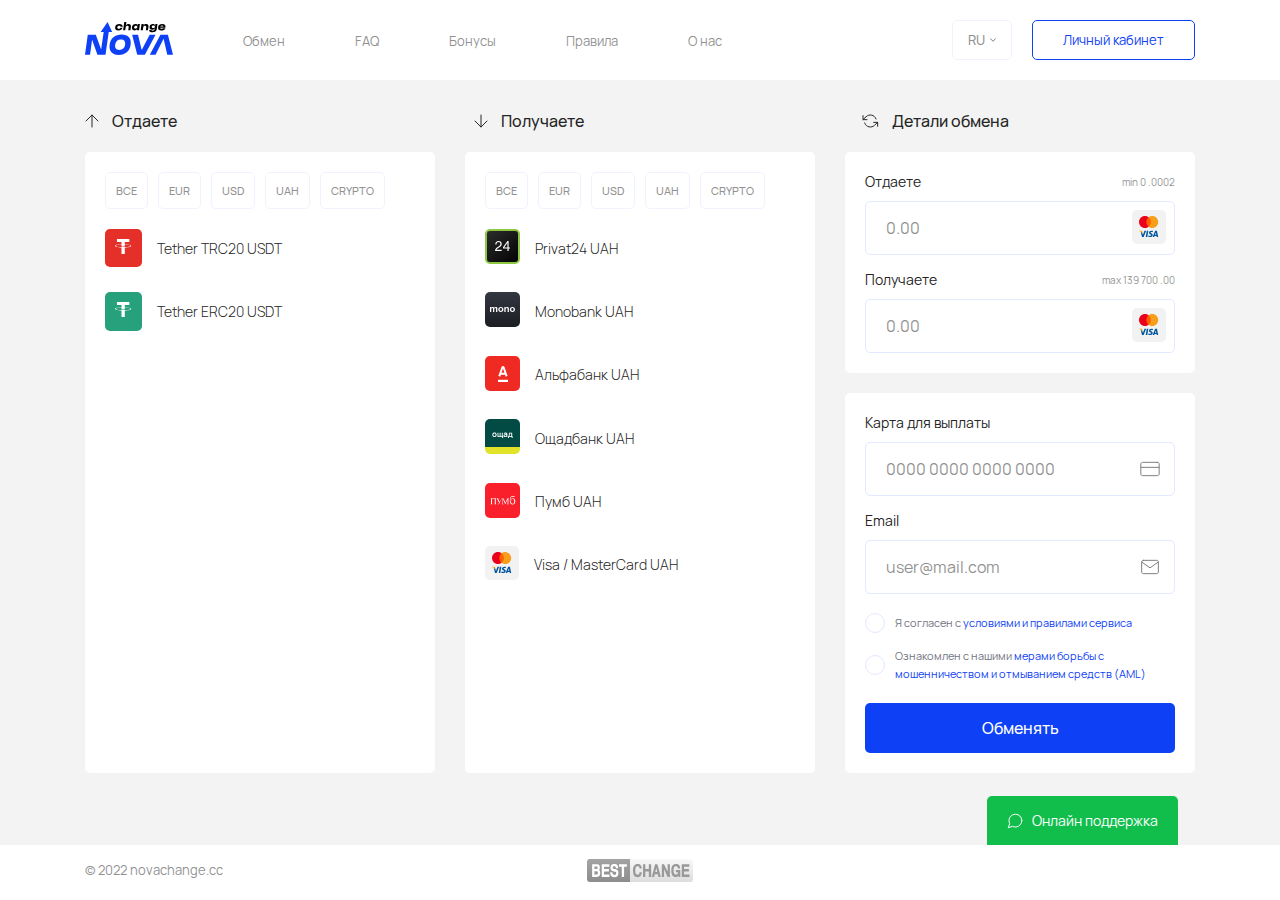
<file: index.html>
<!DOCTYPE html><html lang="ru" class="page"><head><meta charset="UTF-8"><meta name="viewport" content="width=device-width,initial-scale=1"><link rel="shortcut icon" href="favicon.svg" type="image/x-icon"><meta http-equiv="X-UA-Compatible" content="ie=edge"><meta name="theme-color" content="#111111"><title>Change Nova</title><link rel="preload" href="fonts/Manrope-Regular.woff2" as="font" type="font/woff2" crossorigin><link rel="stylesheet" href="css/vendor.css"><link rel="stylesheet" href="css/main.css"><script defer="defer" src="js/main.js"></script></head><body class="page__body"><div class="site-container"><div class="content"><div class="menu__modals"><div class="menu__modal-overlay"><div class="menu__modal"><div class="header__menu"><nav class="header__nav header__nav-menu"><ul class="header__nav-list"><li class="header__list-item"><a href="./index.html" class="header__list-link">Обмен</a></li><li class="header__list-item"><a href="./faq.html" class="header__list-link">FAQ</a></li><li class="header__list-item"><a href="./bonus.html" class="header__list-link">Бонусы</a></li><li class="header__list-item"><a href="./rules.html" class="header__list-link">Правила</a></li><li class="header__list-item"><a href="./about.html" class="header__list-link">О нас</a></li><li class="header__list-item"><a href="#" class="header__list-link personal__account">Личный кабинет</a></li><li class="dropdown__lang"><div class="header__translator"><div class="header__translator-inner"><button class="header__translator-dropbutton">RU <svg width="6" height="4" viewBox="0 0 6 4" fill="#fff" xmlns="http://www.w3.org/2000/svg" class="header__translator-img"><path d="M0.5 0.75L3 3.25L5.5 0.75" stroke="#fff" stroke-linecap="round" stroke-linejoin="round"/></svg></button><div class="header__translator-dropdown"><a href="#" class="header__translator-link">ES</a></div></div></div></li></ul></nav></div></div></div></div><header class="header" id="header"><div class="container"><div class="logo"><a href="./index.html" class="logo-link"><img loading="lazy" src="./img/logo.svg" class="image" alt="logo"></a></div><a href="#" class="header__menu-toggle" data-modal-nav="0">Menu</a><nav class="nav"><ul class="nav__list"><li class="nav__item"><a href="./index.html" class="nav__link">Обмен</a></li><li class="nav__item"><a href="./faq.html" class="nav__link">FAQ</a></li><li class="nav__item"><a href="./bonus.html" class="nav__link">Бонусы</a></li><li class="nav__item"><a href="./rules.html" class="nav__link">Правила</a></li><li class="nav__item"><a href="./about.html" class="nav__link">О нас</a></li></ul></nav><div class="header__right-block"><div class="dropdown__lang"><button class="btn-reset dropbtn">RU <img loading="lazy" src="./img/check.svg" class="image dropbtn__image" alt="check"></button><ul class="dropdown__content"><li class="dropdown__item"><a href="#" class="dropdown__link">UA</a></li><li class="dropdown__item"><a href="#" class="dropdown__link">EN</a></li><li class="dropdown__item"><a href="#" class="dropdown__link">ES</a></li></ul></div><a href="#" class="personal__account">Личный кабинет</a></div></div></header><main class="main"><section class="home__header"><div class="container"><div class="home__header-item"><img loading="lazy" src="./img/home/home__arrow.svg" class="image home__item-img" alt="arrow"><h2 class="home__title section__title">Отдаете</h2></div><div class="home__header-item"><img loading="lazy" src="./img/home/home__arrow.svg" class="image home__item-img--reverse" alt="arrow"><h2 class="home__title section__title">Получаете</h2></div><div class="home__header-item"><img loading="lazy" src="./img/home/home__exchange.svg" class="image home__item-img" alt="arrow"><h2 class="home__title section__title">Детали обмена</h2></div></div></section><section class="home__content"><div class="container"><div class="home__item"><div class="home__item-title--hidden"><img loading="lazy" src="./img/home/home__arrow.svg" class="image home__item-img" alt="arrow"><h2 class="home__title section__title">Отдаете</h2></div><div class="tabs" data-tabs="give"><ul class="tabs__nav"><li class="tabs__nav-item"><button class="tabs__nav-btn" type="button">ВСЕ</button></li><li class="tabs__nav-item"><button class="tabs__nav-btn" type="button">EUR</button></li><li class="tabs__nav-item"><button class="tabs__nav-btn" type="button">USD</button></li><li class="tabs__nav-item"><button class="tabs__nav-btn" type="button">UAH</button></li><li class="tabs__nav-item"><button class="tabs__nav-btn" type="button">CRYPTO</button></li></ul><div class="tabs__content"><ul class="tabs__panel"><li class="tabs__panel-item" data-type="give"><div class="tabs__panel-img tabs__panel-img--red"><img loading="lazy" src="./img/home/home__tether.svg" class="image" alt="tether logo"></div><p class="tabs__panel-text">Tether TRC20 USDT</p></li><li class="tabs__panel-item" data-type="give"><div class="tabs__panel-img tabs__panel-img--green"><img loading="lazy" src="./img/home/home__tether.svg" class="image" alt="tether logo"></div><p class="tabs__panel-text">Tether ERC20 USDT</p></li></ul></div></div></div><div class="home__item"><div class="home__item-title--hidden"><img loading="lazy" src="./img/home/home__arrow.svg" class="image home__item-img home__item-img--reverse" alt="arrow"><h2 class="home__title section__title">Получаете</h2></div><div class="tabs" data-tabs="get"><ul class="tabs__nav"><li class="tabs__nav-item"><button class="tabs__nav-btn" type="button">ВСЕ</button></li><li class="tabs__nav-item"><button class="tabs__nav-btn" type="button">EUR</button></li><li class="tabs__nav-item"><button class="tabs__nav-btn" type="button">USD</button></li><li class="tabs__nav-item"><button class="tabs__nav-btn" type="button">UAH</button></li><li class="tabs__nav-item"><button class="tabs__nav-btn" type="button">CRYPTO</button></li></ul><div class="tabs__content"><ul class="tabs__panel"><li class="tabs__panel-item" data-type="get"><div class="tabs__panel-img--get"><img loading="lazy" src="./img/home/home__privat24.svg" class="image" alt="privat24 logo"></div><p class="tabs__panel-text">Privat24 UAH</p></li><li class="tabs__panel-item" data-type="get"><div class="tabs__panel-img--get"><img loading="lazy" src="./img/home/home__mono-bank.svg" class="image" alt="monobank logo"></div><p class="tabs__panel-text">Monobank UAH</p></li><li class="tabs__panel-item" data-type="get"><div class="tabs__panel-img--get"><img loading="lazy" src="./img/home/home__alpha-bank.svg" class="image" alt="alphabank logo"></div><p class="tabs__panel-text">Альфабанк UAH</p></li><li class="tabs__panel-item" data-type="get"><div class="tabs__panel-img--get"><img loading="lazy" src="./img/home/home__oschad-bank.svg" class="image" alt="oschadbank logo"></div><p class="tabs__panel-text">Ощадбанк UAH</p></li><li class="tabs__panel-item" data-type="get"><div class="tabs__panel-img--get"><img loading="lazy" src="./img/home/home__pumb.svg" class="image" alt="pumb logo"></div><p class="tabs__panel-text">Пумб UAH</p></li><li class="tabs__panel-item" data-type="get"><div class="tabs__panel-img--get"><img loading="lazy" src="./img/home/home__visa.svg" class="image" alt="visa & mastercard logo"></div><p class="tabs__panel-text">Visa / MasterCard UAH</p></li></ul></div></div></div><form class="home__exchange-form"><div class="home__item-title--hidden"><img loading="lazy" src="./img/home/home__exchange.svg" class="image home__item-img" alt="arrow"><h2 class="home__title section__title">Детали обмена</h2></div><div class="home__exchange-rate"><div class="home__rate-item"><div class="home__rate-top"><h3 class="home__rate-title">Отдаете</h3><div class="home__rate-number">min 0 .0002</div></div><div class="home__rate-input-block"><input type="text" class="home__input home__rate-input" placeholder="0.00" required><div class="home__rate-img"><img loading="lazy" src="./img/home/home__visa.svg" class="image" alt="bitcoin"></div></div></div><div class="home__rate-item"><div class="home__rate-top"><h3 class="home__rate-title">Получаете</h3><div class="home__rate-number">max 139 700 .00</div></div><div class="home__rate-input-block"><input type="text" class="home__input home__rate-input" placeholder="0.00" required><div class="home__rate-img"><img loading="lazy" src="./img/home/home__visa.svg" class="image" alt="visa & mastercard"></div></div></div></div><div class="home__exchange-form-bottom"><div class="home__form-inputs"><h3 class="home__form-title">Карта для выплаты</h3><div class="home__form-input-block"><input type="text" class="home__input home__form-input" placeholder="0000 0000 0000 0000" required><div class="home__form-input-img"><img loading="lazy" src="./img/home/home__card.svg" class="image" alt="card"></div></div><h3 class="home__form-title">Email</h3><div class="home__form-input-block"><input type="email" class="home__input home__form-input" placeholder="user@mail.com" required><div class="home__form-input-img"><img loading="lazy" src="./img/home/home__letter.svg" class="image" alt="email"></div></div></div><div class="home__form-checkboxes"><label class="home__form-checkbox-label"><input type="checkbox" name="checkbox" class="home__form-checkbox" required> <span class="home__form-checkstyle"></span><p class="home__form-checkbox-text">Я согласен с <a href="./rules.html">условиями и правилами сервиса</a></p></label> <label class="home__form-checkbox-label"><input type="checkbox" name="checkbox" class="home__form-checkbox" required> <span class="home__form-checkstyle"></span><p class="home__form-checkbox-text">Ознакомлен с нашими <a href="./policy.html">мерами борьбы с мошенничеством и отмыванием средств (AML)</a></p></label></div><button class="btn-reset home__form-button">Обменять</button></div></form></div></section></main></div><footer class="footer"><div class="container"><div class="footer__inner"><p class="footer__copyright">© 2022 novachange.cc</p><img loading="lazy" src="./img/footer/footer__bestchange.svg" class="image footer__image" alt="bestchange"></div><a href="#" class="footer__support"><img loading="lazy" src="./img/footer/footer__message.svg" class="image" alt="support"> Онлайн поддержка</a></div></footer></div></body></html>
</file>
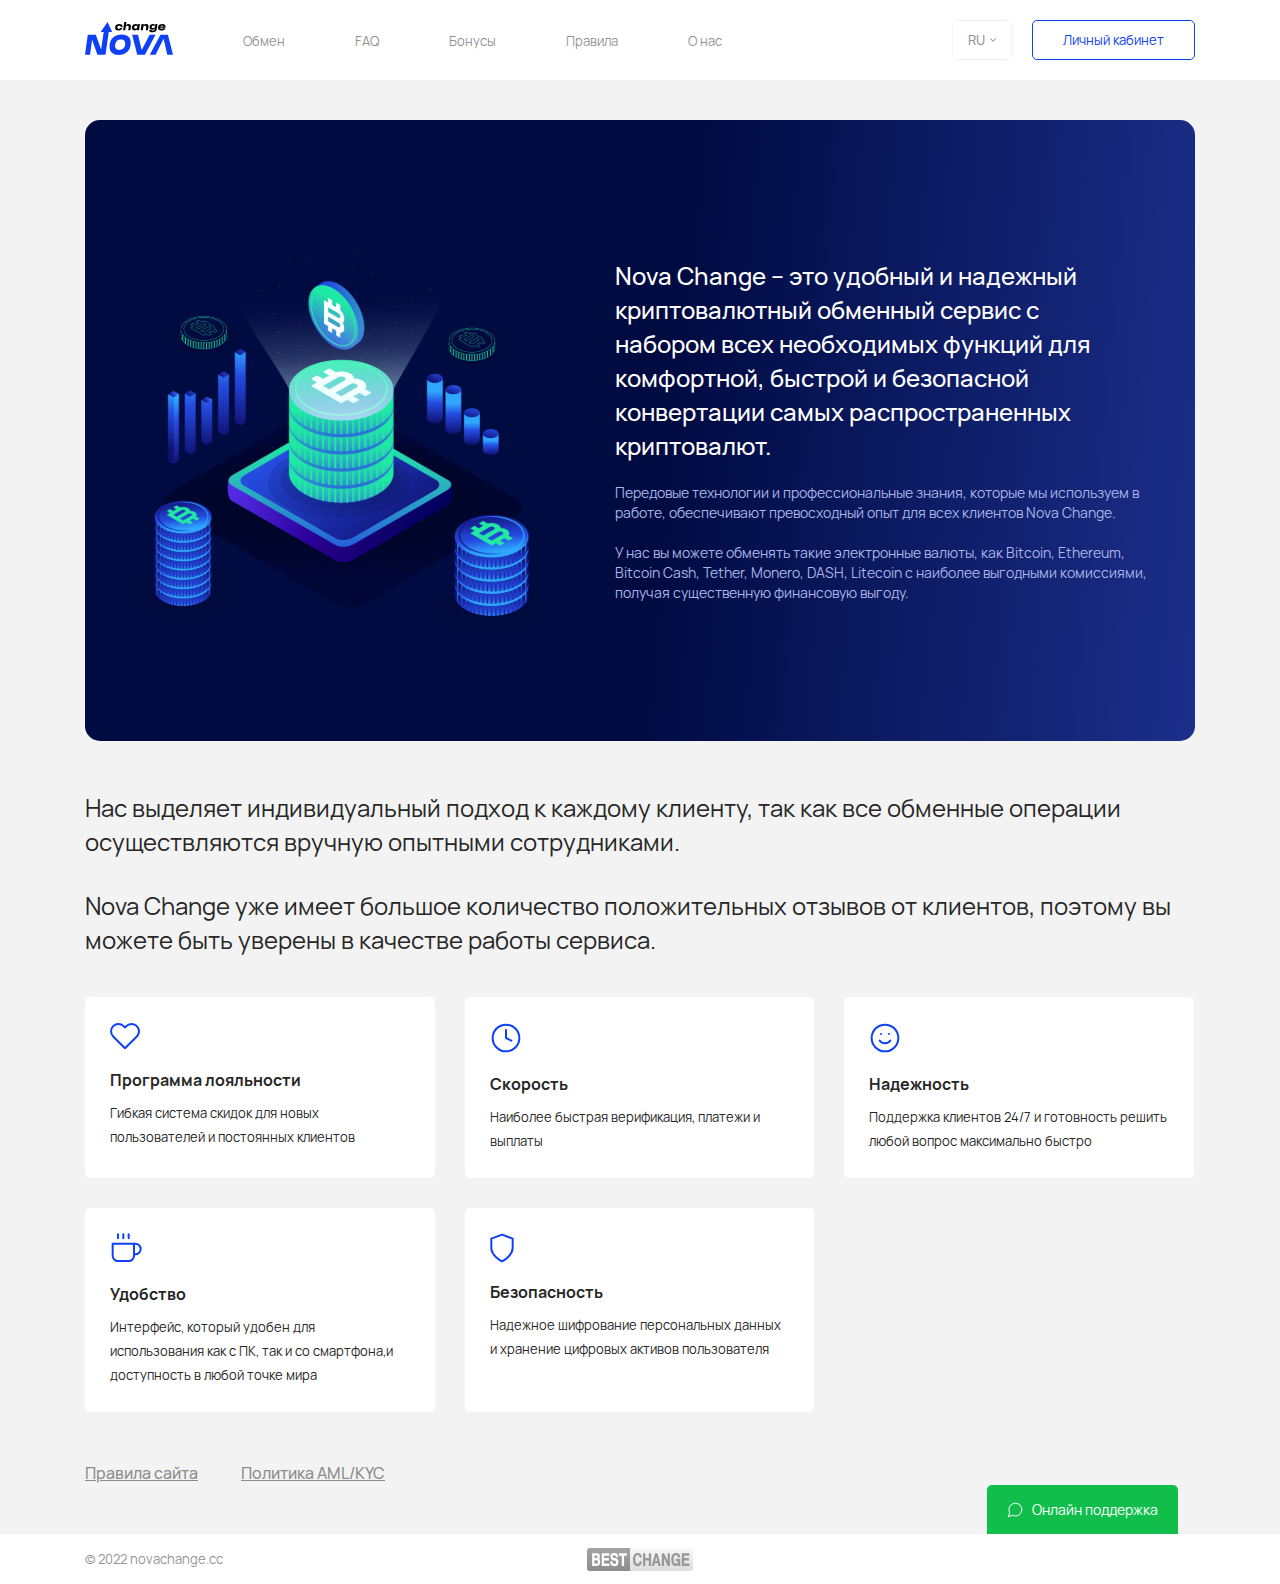
<file: about.html>
<!DOCTYPE html><html lang="ru" class="page"><head><meta charset="UTF-8"><meta name="viewport" content="width=device-width,initial-scale=1"><link rel="shortcut icon" href="favicon.svg" type="image/x-icon"><meta http-equiv="X-UA-Compatible" content="ie=edge"><meta name="theme-color" content="#111111"><title>Change Nova</title><link rel="preload" href="fonts/Manrope-Regular.woff2" as="font" type="font/woff2" crossorigin><link rel="stylesheet" href="css/vendor.css"><link rel="stylesheet" href="css/main.css"><script defer="defer" src="js/main.js"></script></head><body class="page__body"><div class="site-container"><div class="content"><div class="menu__modals"><div class="menu__modal-overlay"><div class="menu__modal"><div class="header__menu"><nav class="header__nav header__nav-menu"><ul class="header__nav-list"><li class="header__list-item"><a href="./index.html" class="header__list-link">Обмен</a></li><li class="header__list-item"><a href="./faq.html" class="header__list-link">FAQ</a></li><li class="header__list-item"><a href="./bonus.html" class="header__list-link">Бонусы</a></li><li class="header__list-item"><a href="./rules.html" class="header__list-link">Правила</a></li><li class="header__list-item"><a href="./about.html" class="header__list-link">О нас</a></li><li class="header__list-item"><a href="#" class="header__list-link personal__account">Личный кабинет</a></li><li class="dropdown__lang"><div class="header__translator"><div class="header__translator-inner"><button class="header__translator-dropbutton">RU <svg width="6" height="4" viewBox="0 0 6 4" fill="#fff" xmlns="http://www.w3.org/2000/svg" class="header__translator-img"><path d="M0.5 0.75L3 3.25L5.5 0.75" stroke="#fff" stroke-linecap="round" stroke-linejoin="round"/></svg></button><div class="header__translator-dropdown"><a href="#" class="header__translator-link">ES</a></div></div></div></li></ul></nav></div></div></div></div><header class="header" id="header"><div class="container"><div class="logo"><a href="./index.html" class="logo-link"><img loading="lazy" src="./img/logo.svg" class="image" alt="logo"></a></div><a href="#" class="header__menu-toggle" data-modal-nav="0">Menu</a><nav class="nav"><ul class="nav__list"><li class="nav__item"><a href="./index.html" class="nav__link">Обмен</a></li><li class="nav__item"><a href="./faq.html" class="nav__link">FAQ</a></li><li class="nav__item"><a href="./bonus.html" class="nav__link">Бонусы</a></li><li class="nav__item"><a href="./rules.html" class="nav__link">Правила</a></li><li class="nav__item"><a href="./about.html" class="nav__link">О нас</a></li></ul></nav><div class="header__right-block"><div class="dropdown__lang"><button class="btn-reset dropbtn">RU <img loading="lazy" src="./img/check.svg" class="image dropbtn__image" alt="check"></button><ul class="dropdown__content"><li class="dropdown__item"><a href="#" class="dropdown__link">UA</a></li><li class="dropdown__item"><a href="#" class="dropdown__link">EN</a></li><li class="dropdown__item"><a href="#" class="dropdown__link">ES</a></li></ul></div><a href="#" class="personal__account">Личный кабинет</a></div></div></header><main class="main"><section class="about"><div class="container"><header class="about__header"><div class="about__header-left"><img src="./img/about/about__header.svg" alt="bitcoin img" class="about__header-img" loading="lazy"></div><div class="about__header-right"><h2 class="about__header-title">Nova Change – это удобный и надежный криптовалютный обменный сервис с набором всех необходимых функций для комфортной, быстрой и безопасной конвертации самых распространенных криптовалют.</h2><p class="about__header-description">Передовые технологии и профессиональные знания, которые мы используем в работе, обеспечивают превосходный опыт для всех клиентов Nova Change.</p><p class="about__header-description">У нас вы можете обменять такие электронные валюты, как Bitcoin, Ethereum, Bitcoin Cash, Tether, Monero, DASH, Litecoin с наиболее выгодными комиссиями, получая существенную финансовую выгоду.</p></div></header><div class="about__texts-block"><p class="about__text">Нас выделяет индивидуальный подход к каждому клиенту, так как все обменные операции осуществляются вручную опытными сотрудниками.</p><p class="about__text">Nova Change уже имеет большое количество положительных отзывов от клиентов, поэтому вы можете быть уверены в качестве работы сервиса.</p></div><ul class="about__list"><li class="about__list-item"><div class="about__list-img"><img src="./img/about/about__heart.svg" alt="heart icon" loading="lazy"></div><h3 class="about__list-title">Программа лояльности</h3><p class="about__list-description">Гибкая система скидок для новых пользователей и постоянных клиентов</p></li><li class="about__list-item"><div class="about__list-img"><img src="./img/about/about__clock.svg" alt="clock icon" loading="lazy"></div><h3 class="about__list-title">Скорость</h3><p class="about__list-description">Наиболее быстрая верификация, платежи и выплаты</p></li><li class="about__list-item about__list-item--margin-right"><div class="about__list-img"><img src="./img/about/about__smile.svg" alt="smile icon" loading="lazy"></div><h3 class="about__list-title">Надежность</h3><p class="about__list-description">Поддержка клиентов 24/7 и готовность решить любой вопрос максимально быстро</p></li><li class="about__list-item about__list-item--margin-bottom"><div class="about__list-img"><img src="./img/about/about__coffee.svg" alt="coffee icon" loading="lazy"></div><h3 class="about__list-title">Удобство</h3><p class="about__list-description">Интерфейс, который удобен для использования как с ПК, так и со смартфона,и доступность в любой точке мира</p></li><li class="about__list-item about__list-item--margin-bottom"><div class="about__list-img"><img src="./img/about/about__shield.svg" alt="shield icon" loading="lazy"></div><h3 class="about__list-title">Безопасность</h3><p class="about__list-description">Надежное шифрование персональных данных и хранение цифровых активов пользователя</p></li></ul><div class="about__links-block"><a href="./rules.html" class="about__link">Правила сайта</a> <a href="./policy.html" class="about__link">Политика AML/KYC</a></div></div></section></main></div><footer class="footer"><div class="container"><div class="footer__inner"><p class="footer__copyright">© 2022 novachange.cc</p><img loading="lazy" src="./img/footer/footer__bestchange.svg" class="image footer__image" alt="bestchange"></div><a href="#" class="footer__support"><img loading="lazy" src="./img/footer/footer__message.svg" class="image" alt="support"> Онлайн поддержка</a></div></footer></div></body></html>
</file>
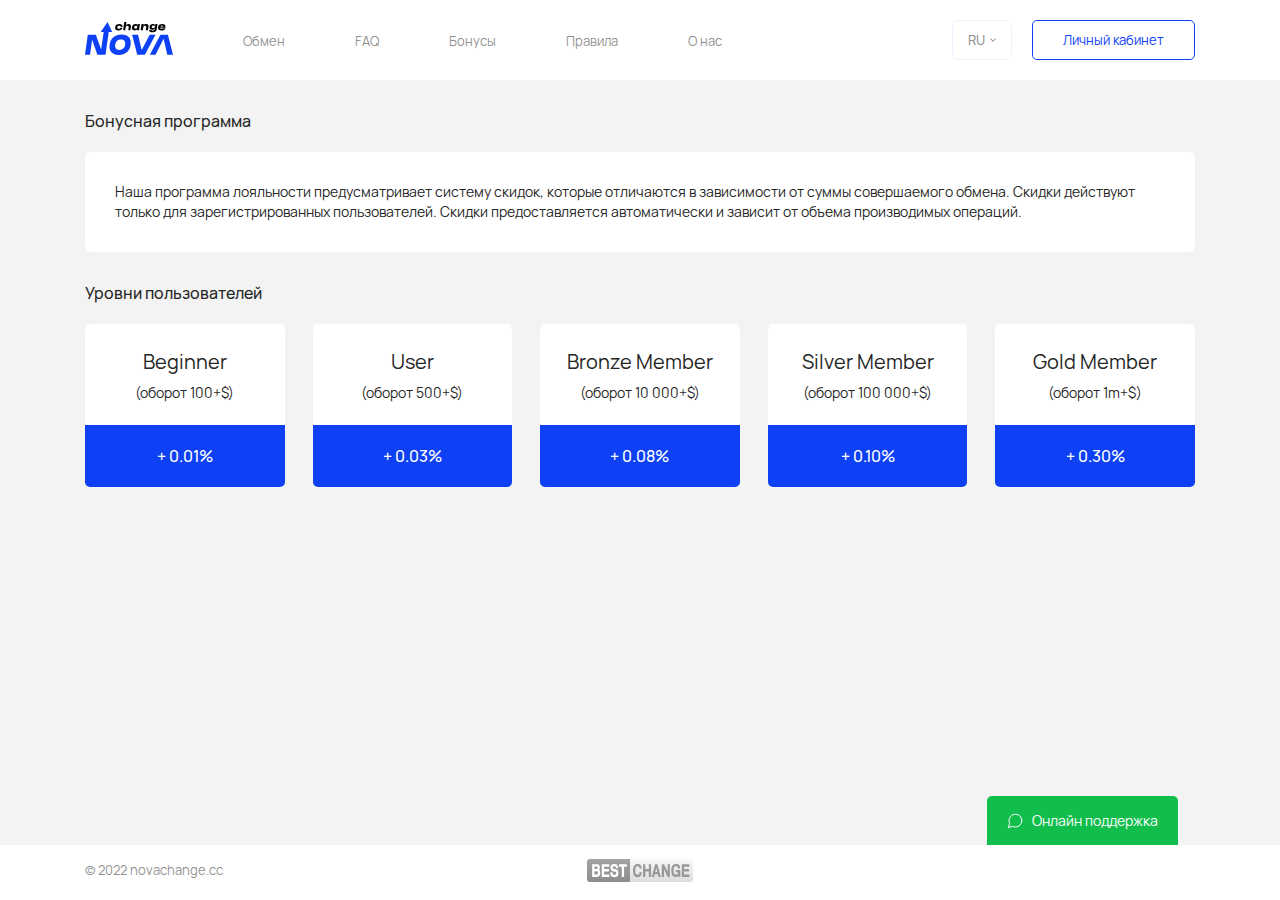
<file: bonus.html>
<!DOCTYPE html><html lang="ru" class="page"><head><meta charset="UTF-8"><meta name="viewport" content="width=device-width,initial-scale=1"><link rel="shortcut icon" href="favicon.svg" type="image/x-icon"><meta http-equiv="X-UA-Compatible" content="ie=edge"><meta name="theme-color" content="#111111"><title>Change Nova</title><link rel="preload" href="fonts/Manrope-Regular.woff2" as="font" type="font/woff2" crossorigin><link rel="stylesheet" href="css/vendor.css"><link rel="stylesheet" href="css/main.css"><script defer="defer" src="js/main.js"></script></head><body class="page__body"><div class="site-container"><div class="content"><div class="menu__modals"><div class="menu__modal-overlay"><div class="menu__modal"><div class="header__menu"><nav class="header__nav header__nav-menu"><ul class="header__nav-list"><li class="header__list-item"><a href="./index.html" class="header__list-link">Обмен</a></li><li class="header__list-item"><a href="./faq.html" class="header__list-link">FAQ</a></li><li class="header__list-item"><a href="./bonus.html" class="header__list-link">Бонусы</a></li><li class="header__list-item"><a href="./rules.html" class="header__list-link">Правила</a></li><li class="header__list-item"><a href="./about.html" class="header__list-link">О нас</a></li><li class="header__list-item"><a href="#" class="header__list-link personal__account">Личный кабинет</a></li><li class="dropdown__lang"><div class="header__translator"><div class="header__translator-inner"><button class="header__translator-dropbutton">RU <svg width="6" height="4" viewBox="0 0 6 4" fill="#fff" xmlns="http://www.w3.org/2000/svg" class="header__translator-img"><path d="M0.5 0.75L3 3.25L5.5 0.75" stroke="#fff" stroke-linecap="round" stroke-linejoin="round"/></svg></button><div class="header__translator-dropdown"><a href="#" class="header__translator-link">ES</a></div></div></div></li></ul></nav></div></div></div></div><header class="header" id="header"><div class="container"><div class="logo"><a href="./index.html" class="logo-link"><img loading="lazy" src="./img/logo.svg" class="image" alt="logo"></a></div><a href="#" class="header__menu-toggle" data-modal-nav="0">Menu</a><nav class="nav"><ul class="nav__list"><li class="nav__item"><a href="./index.html" class="nav__link">Обмен</a></li><li class="nav__item"><a href="./faq.html" class="nav__link">FAQ</a></li><li class="nav__item"><a href="./bonus.html" class="nav__link">Бонусы</a></li><li class="nav__item"><a href="./rules.html" class="nav__link">Правила</a></li><li class="nav__item"><a href="./about.html" class="nav__link">О нас</a></li></ul></nav><div class="header__right-block"><div class="dropdown__lang"><button class="btn-reset dropbtn">RU <img loading="lazy" src="./img/check.svg" class="image dropbtn__image" alt="check"></button><ul class="dropdown__content"><li class="dropdown__item"><a href="#" class="dropdown__link">UA</a></li><li class="dropdown__item"><a href="#" class="dropdown__link">EN</a></li><li class="dropdown__item"><a href="#" class="dropdown__link">ES</a></li></ul></div><a href="#" class="personal__account">Личный кабинет</a></div></div></header><main class="main"><section class="bonus"><div class="container"><h2 class="bonus__title section__title">Бонусная программа</h2><div class="bonus__block">Наша программа лояльности предусматривает систему скидок, которые отличаются в зависимости от суммы совершаемого обмена. Скидки действуют только для зарегистрированных пользователей. Скидки предоставляется автоматически и зависит от объема производимых операций.</div><h2 class="bonus__title section__title">Уровни пользователей</h2><ul class="bonus__list"><li class="bonus__list-item"><p class="bonus__list-text">Beginner <span>(оборот 100+$)</span></p><div class="bonus__list-percent">+ 0.01%</div></li><li class="bonus__list-item"><p class="bonus__list-text">User <span>(оборот 500+$)</span></p><div class="bonus__list-percent">+ 0.03%</div></li><li class="bonus__list-item"><p class="bonus__list-text">Bronze Member <span>(оборот 10 000+$)</span></p><div class="bonus__list-percent">+ 0.08%</div></li><li class="bonus__list-item"><p class="bonus__list-text">Silver Member <span>(оборот 100 000+$)</span></p><div class="bonus__list-percent">+ 0.10%</div></li><li class="bonus__list-item"><p class="bonus__list-text">Gold Member <span>(оборот 1m+$)</span></p><div class="bonus__list-percent">+ 0.30%</div></li></ul></div></section></main></div><footer class="footer"><div class="container"><div class="footer__inner"><p class="footer__copyright">© 2022 novachange.cc</p><img loading="lazy" src="./img/footer/footer__bestchange.svg" class="image footer__image" alt="bestchange"></div><a href="#" class="footer__support"><img loading="lazy" src="./img/footer/footer__message.svg" class="image" alt="support"> Онлайн поддержка</a></div></footer></div></body></html>
</file>
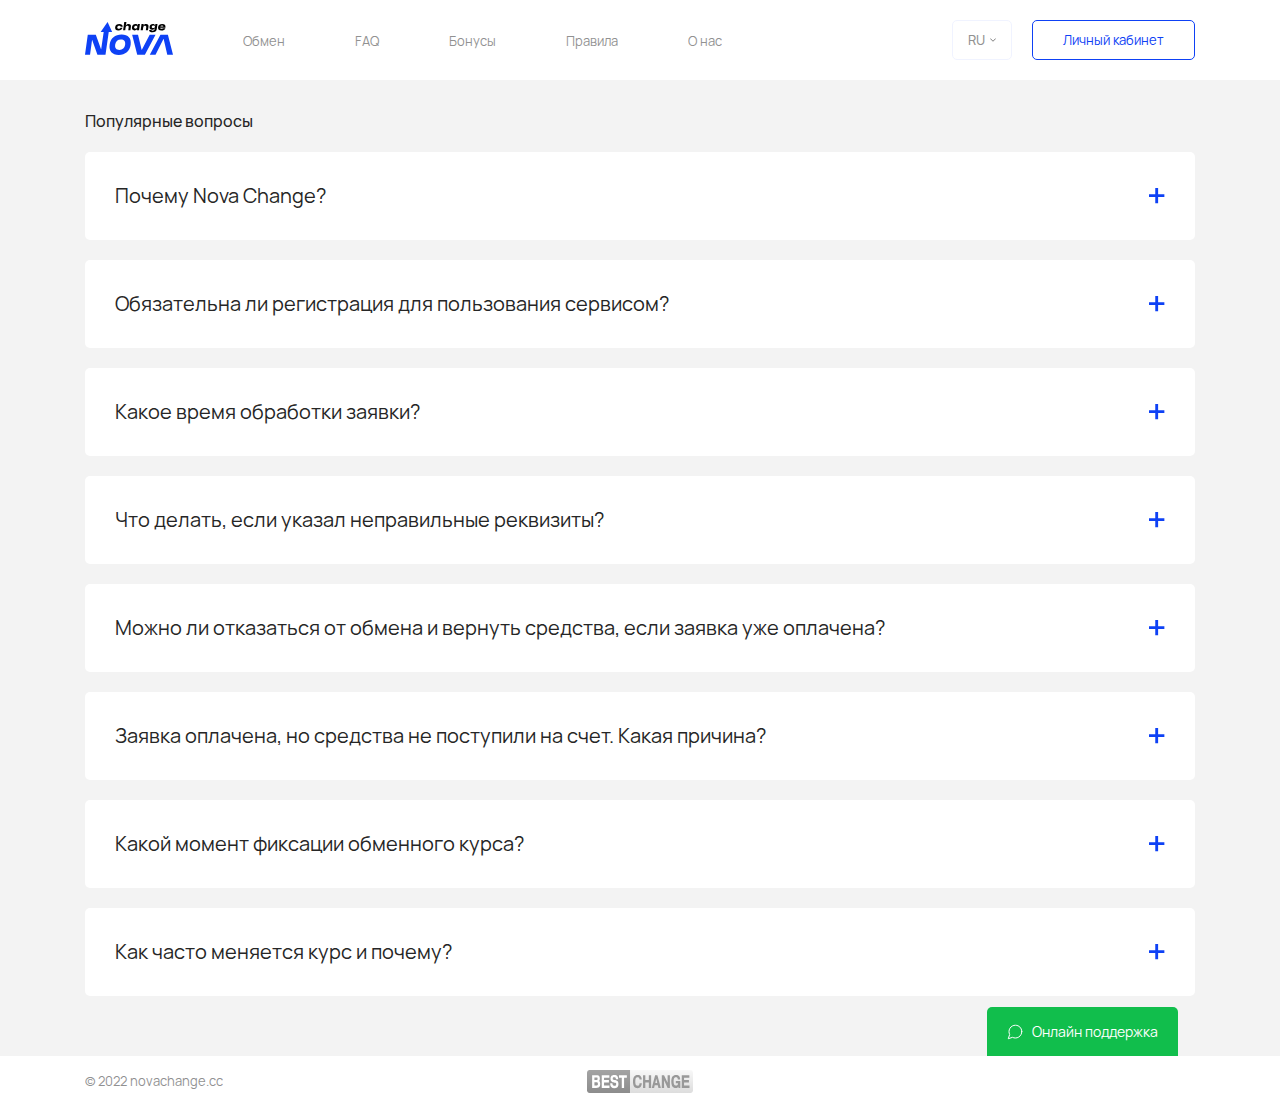
<file: faq.html>
<!DOCTYPE html><html lang="ru" class="page"><head><meta charset="UTF-8"><meta name="viewport" content="width=device-width,initial-scale=1"><link rel="shortcut icon" href="favicon.svg" type="image/x-icon"><meta http-equiv="X-UA-Compatible" content="ie=edge"><meta name="theme-color" content="#111111"><title>Change Nova</title><link rel="preload" href="fonts/Manrope-Regular.woff2" as="font" type="font/woff2" crossorigin><link rel="stylesheet" href="css/vendor.css"><link rel="stylesheet" href="css/main.css"><script defer="defer" src="js/main.js"></script></head><body class="page__body"><div class="site-container"><div class="content"><div class="menu__modals"><div class="menu__modal-overlay"><div class="menu__modal"><div class="header__menu"><nav class="header__nav header__nav-menu"><ul class="header__nav-list"><li class="header__list-item"><a href="./index.html" class="header__list-link">Обмен</a></li><li class="header__list-item"><a href="./faq.html" class="header__list-link">FAQ</a></li><li class="header__list-item"><a href="./bonus.html" class="header__list-link">Бонусы</a></li><li class="header__list-item"><a href="./rules.html" class="header__list-link">Правила</a></li><li class="header__list-item"><a href="./about.html" class="header__list-link">О нас</a></li><li class="header__list-item"><a href="#" class="header__list-link personal__account">Личный кабинет</a></li><li class="dropdown__lang"><div class="header__translator"><div class="header__translator-inner"><button class="header__translator-dropbutton">RU <svg width="6" height="4" viewBox="0 0 6 4" fill="#fff" xmlns="http://www.w3.org/2000/svg" class="header__translator-img"><path d="M0.5 0.75L3 3.25L5.5 0.75" stroke="#fff" stroke-linecap="round" stroke-linejoin="round"/></svg></button><div class="header__translator-dropdown"><a href="#" class="header__translator-link">ES</a></div></div></div></li></ul></nav></div></div></div></div><header class="header" id="header"><div class="container"><div class="logo"><a href="./index.html" class="logo-link"><img loading="lazy" src="./img/logo.svg" class="image" alt="logo"></a></div><a href="#" class="header__menu-toggle" data-modal-nav="0">Menu</a><nav class="nav"><ul class="nav__list"><li class="nav__item"><a href="./index.html" class="nav__link">Обмен</a></li><li class="nav__item"><a href="./faq.html" class="nav__link">FAQ</a></li><li class="nav__item"><a href="./bonus.html" class="nav__link">Бонусы</a></li><li class="nav__item"><a href="./rules.html" class="nav__link">Правила</a></li><li class="nav__item"><a href="./about.html" class="nav__link">О нас</a></li></ul></nav><div class="header__right-block"><div class="dropdown__lang"><button class="btn-reset dropbtn">RU <img loading="lazy" src="./img/check.svg" class="image dropbtn__image" alt="check"></button><ul class="dropdown__content"><li class="dropdown__item"><a href="#" class="dropdown__link">UA</a></li><li class="dropdown__item"><a href="#" class="dropdown__link">EN</a></li><li class="dropdown__item"><a href="#" class="dropdown__link">ES</a></li></ul></div><a href="#" class="personal__account">Личный кабинет</a></div></div></header><main class="main"><section class="faq"><div class="container"><h2 class="faq__title section__title">Популярные вопросы</h2><div class="accordion"><div class="accordion__item"><h3 class="accordion__item-header">Почему Nova Change?</h3><div class="accordion__item-body"><p class="accordion__item-content">Сервис Nova Change предлагает своим клиентам для обмена наиболее актуальные курсы для покупки и обмена криптовалюты. Благодаря регулярному обновлению данных на сервисе клиент может быстро реагировать на изменения.</p></div></div><div class="accordion__item"><h3 class="accordion__item-header">Обязательна ли регистрация для пользования сервисом?</h3><div class="accordion__item-body"><p class="accordion__item-content">Нет, вы можете совершать обмен без регистрации. Но для зарегестрированных пользователей на сервисе действует система скидок, с которой совершать обмен выгоднее.</p></div></div><div class="accordion__item"><h3 class="accordion__item-header">Какое время обработки заявки?</h3><div class="accordion__item-body"><p class="accordion__item-content">Совершение обмена осуществляется в среднем в течение 15-30 минут после получения сервисом средств. В отдельных случаях обработка платежа может длиться дольше. В случае, если вы перечисляете цифровую валюту, убедитесь, что выставлена достаточная для обработки заявки комиссия.</p></div></div><div class="accordion__item"><h3 class="accordion__item-header">Что делать, если указал неправильные реквизиты?</h3><div class="accordion__item-body"><p class="accordion__item-content">Если Вы допустили ошибку, указывая реквизиты, сразу свяжитесь с нашей службой поддержки и укажите номер заявки.</p></div></div><div class="accordion__item"><h3 class="accordion__item-header">Можно ли отказаться от обмена и вернуть средства, если заявка уже оплачена?</h3><div class="accordion__item-body"><p class="accordion__item-content">Если ваша заявка находится обработке, вы можете связаться со службой поддержки для ее отмены. Если заявка была обработана, возврат средств невозможен.</p></div></div><div class="accordion__item"><h3 class="accordion__item-header">Заявка оплачена, но средства не поступили на счет. Какая причина?</h3><div class="accordion__item-body"><div class="accordion__item-content">Для совершения успешного обмена убедитесь в правильности всех совершенных действий:<ul class="accordion__content-list"><li class="accordion__content-item">Сумма перевода соответствует указанной в заявке;</li><li class="accordion__content-item">Реквизиты для перевода указаны правильно;</li><li class="accordion__content-item">Реквизиты сервиса были скопированы и указаны правильно;</li><li class="accordion__content-item">Средства были списаны с вашего счета после оформления заявки;</li></ul><span>Задержки возможны по причинам, не связанным с работой сервиса, в том числе со стороны банка. В таком случае рекомендуем обратиться в службу поддержки банка. </span><span>В случае, если Вы выполнили все действия правильно, но средства не были зачислены на Ваш счет, обратитесь к нашей службе поддержки для решения ситуации.</span></div></div></div><div class="accordion__item"><h3 class="accordion__item-header">Какой момент фиксации обменного курса?</h3><div class="accordion__item-body"><p class="accordion__item-content">Курс фиксируется на момент создания заявки на обмен или вывода средств с банковского счета/карты.</p></div></div><div class="accordion__item"><h3 class="accordion__item-header">Как часто меняется курс и почему?</h3><div class="accordion__item-body"><p class="accordion__item-content">Курсы на Nova Change регулярно обновляются в зависимости от курсов на международных биржах и резервов Nova Change.</p></div></div></div></div></section></main></div><footer class="footer"><div class="container"><div class="footer__inner"><p class="footer__copyright">© 2022 novachange.cc</p><img loading="lazy" src="./img/footer/footer__bestchange.svg" class="image footer__image" alt="bestchange"></div><a href="#" class="footer__support"><img loading="lazy" src="./img/footer/footer__message.svg" class="image" alt="support"> Онлайн поддержка</a></div></footer></div></body></html>
</file>
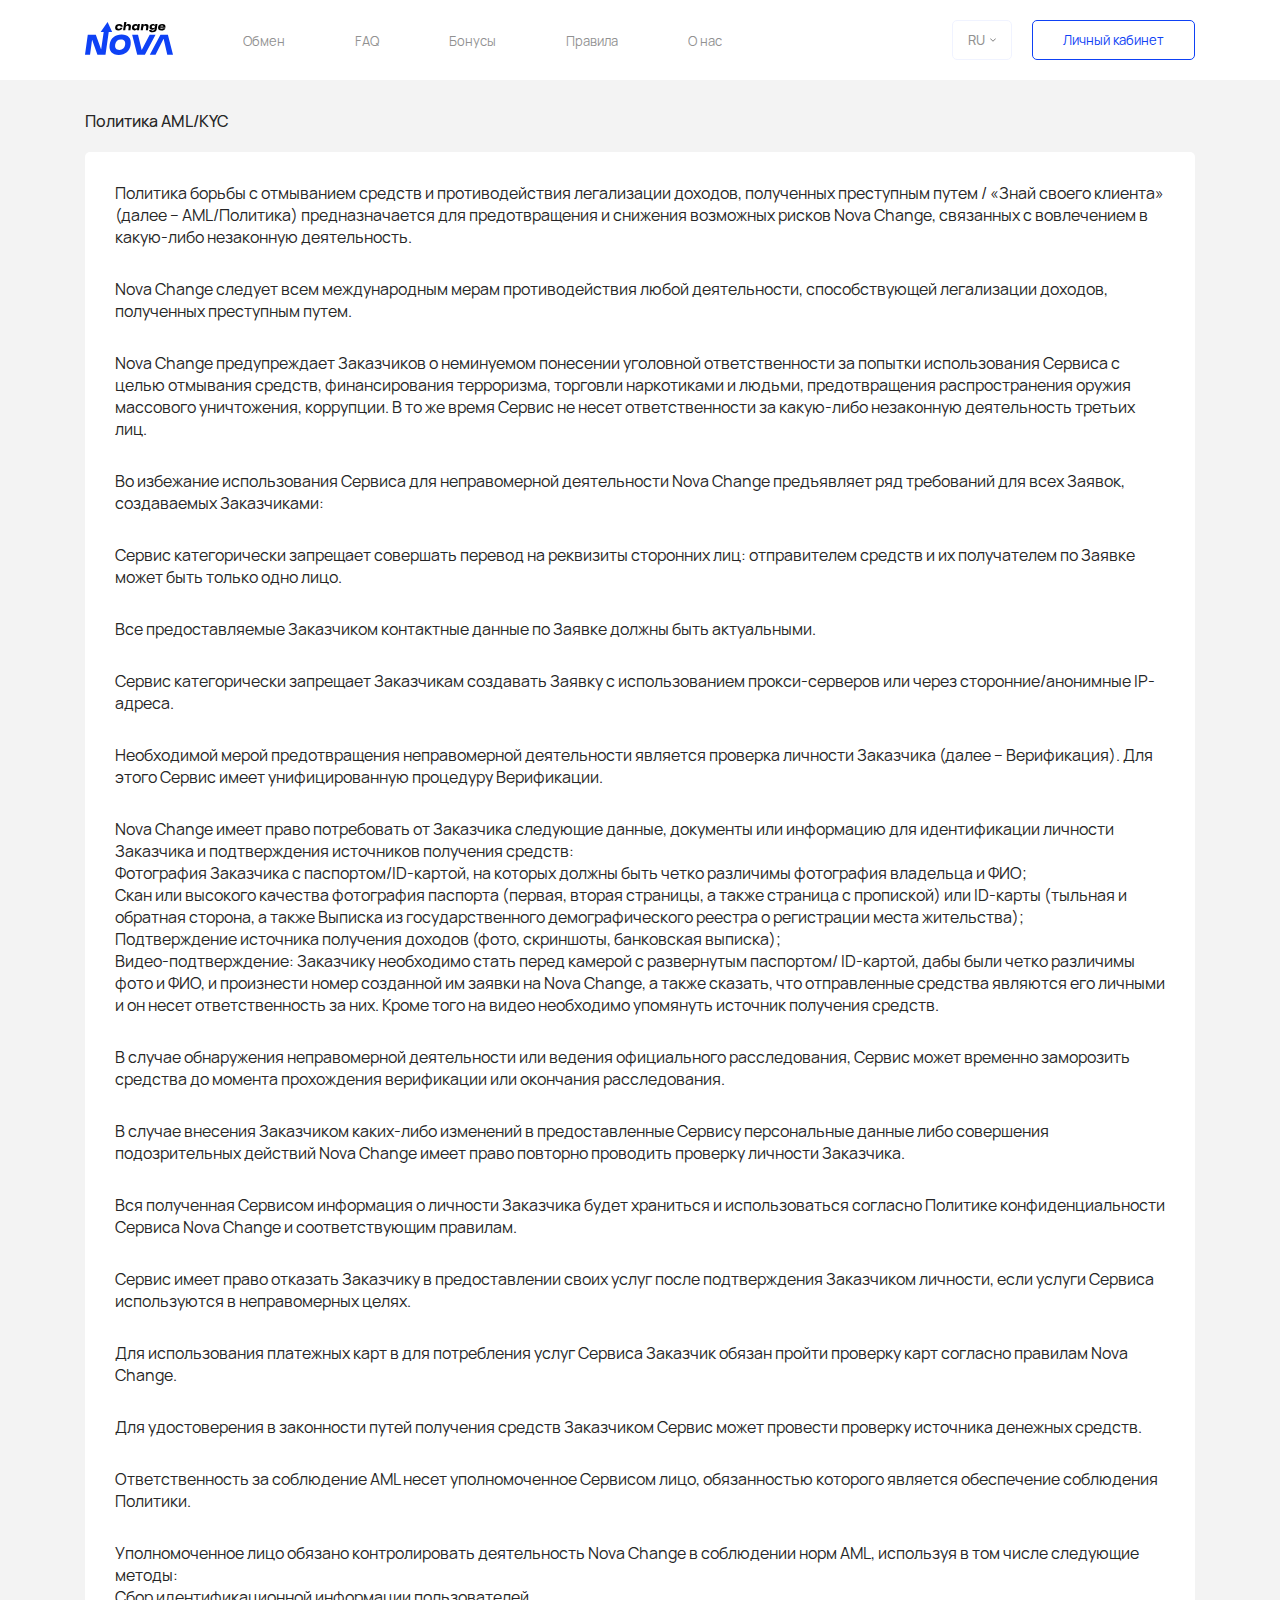
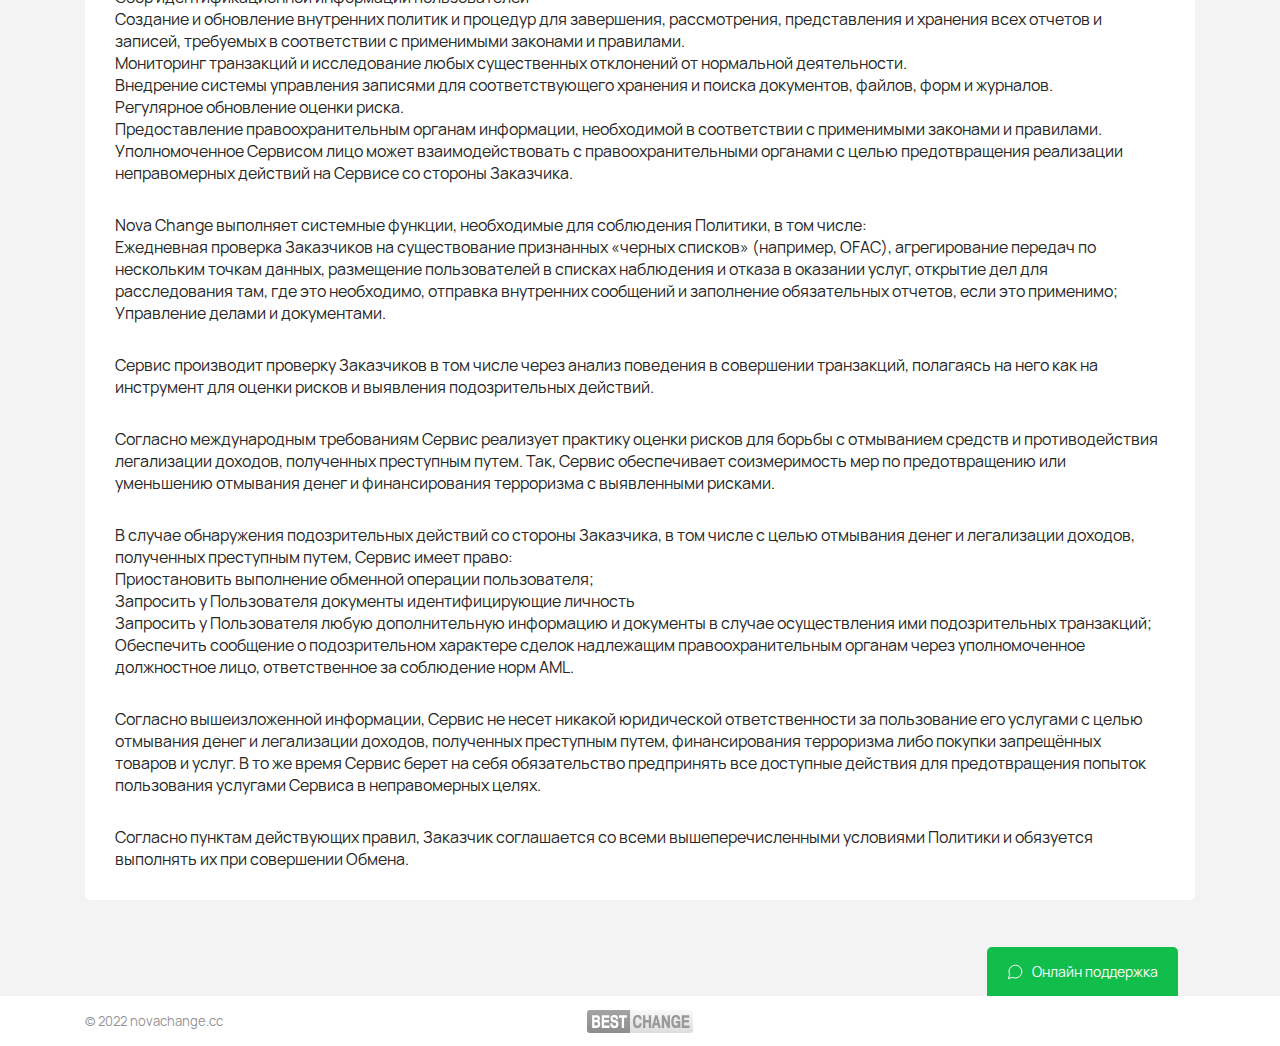
<file: policy.html>
<!DOCTYPE html><html lang="ru" class="page"><head><meta charset="UTF-8"><meta name="viewport" content="width=device-width,initial-scale=1"><link rel="shortcut icon" href="favicon.svg" type="image/x-icon"><meta http-equiv="X-UA-Compatible" content="ie=edge"><meta name="theme-color" content="#111111"><title>Change Nova</title><link rel="preload" href="fonts/Manrope-Regular.woff2" as="font" type="font/woff2" crossorigin><link rel="stylesheet" href="css/vendor.css"><link rel="stylesheet" href="css/main.css"><script defer="defer" src="js/main.js"></script></head><body class="page__body"><div class="site-container"><div class="content"><div class="menu__modals"><div class="menu__modal-overlay"><div class="menu__modal"><div class="header__menu"><nav class="header__nav header__nav-menu"><ul class="header__nav-list"><li class="header__list-item"><a href="./index.html" class="header__list-link">Обмен</a></li><li class="header__list-item"><a href="./faq.html" class="header__list-link">FAQ</a></li><li class="header__list-item"><a href="./bonus.html" class="header__list-link">Бонусы</a></li><li class="header__list-item"><a href="./rules.html" class="header__list-link">Правила</a></li><li class="header__list-item"><a href="./about.html" class="header__list-link">О нас</a></li><li class="header__list-item"><a href="#" class="header__list-link personal__account">Личный кабинет</a></li><li class="dropdown__lang"><div class="header__translator"><div class="header__translator-inner"><button class="header__translator-dropbutton">RU <svg width="6" height="4" viewBox="0 0 6 4" fill="#fff" xmlns="http://www.w3.org/2000/svg" class="header__translator-img"><path d="M0.5 0.75L3 3.25L5.5 0.75" stroke="#fff" stroke-linecap="round" stroke-linejoin="round"/></svg></button><div class="header__translator-dropdown"><a href="#" class="header__translator-link">ES</a></div></div></div></li></ul></nav></div></div></div></div><header class="header" id="header"><div class="container"><div class="logo"><a href="./index.html" class="logo-link"><img loading="lazy" src="./img/logo.svg" class="image" alt="logo"></a></div><a href="#" class="header__menu-toggle" data-modal-nav="0">Menu</a><nav class="nav"><ul class="nav__list"><li class="nav__item"><a href="./index.html" class="nav__link">Обмен</a></li><li class="nav__item"><a href="./faq.html" class="nav__link">FAQ</a></li><li class="nav__item"><a href="./bonus.html" class="nav__link">Бонусы</a></li><li class="nav__item"><a href="./rules.html" class="nav__link">Правила</a></li><li class="nav__item"><a href="./about.html" class="nav__link">О нас</a></li></ul></nav><div class="header__right-block"><div class="dropdown__lang"><button class="btn-reset dropbtn">RU <img loading="lazy" src="./img/check.svg" class="image dropbtn__image" alt="check"></button><ul class="dropdown__content"><li class="dropdown__item"><a href="#" class="dropdown__link">UA</a></li><li class="dropdown__item"><a href="#" class="dropdown__link">EN</a></li><li class="dropdown__item"><a href="#" class="dropdown__link">ES</a></li></ul></div><a href="#" class="personal__account">Личный кабинет</a></div></div></header><main class="main"><section class="policy"><div class="container"><h2 class="policy__title section__title">Политика AML/KYC</h2><div class="policy__block"><p class="policy__block-text">Политика борьбы с отмыванием средств и противодействия легализации доходов, полученных преступным путем / «Знай своего клиента» (далее – AML/Политика) предназначается для предотвращения и снижения возможных рисков Nova Change, связанных с вовлечением в какую-либо незаконную деятельность.</p><p class="policy__block-text">Nova Change следует всем международным мерам противодействия любой деятельности, способствующей легализации доходов, полученных преступным путем.</p><p class="policy__block-text">Nova Change предупреждает Заказчиков о неминуемом понесении уголовной ответственности за попытки использования Сервиса с целью отмывания средств, финансирования терроризма, торговли наркотиками и людьми, предотвращения распространения оружия массового уничтожения, коррупции. В то же время Сервис не несет ответственности за какую-либо незаконную деятельность третьих лиц.</p><p class="policy__block-text">Во избежание использования Сервиса для неправомерной деятельности Nova Change предъявляет ряд требований для всех Заявок, создаваемых Заказчиками:</p><p class="policy__block-text">Сервис категорически запрещает совершать перевод на реквизиты сторонних лиц: отправителем средств и их получателем по Заявке может быть только одно лицо.</p><p class="policy__block-text">Все предоставляемые Заказчиком контактные данные по Заявке должны быть актуальными.</p><p class="policy__block-text">Сервис категорически запрещает Заказчикам создавать Заявку с использованием прокси-серверов или через сторонние/анонимные IP-адреса.</p><p class="policy__block-text">Необходимой мерой предотвращения неправомерной деятельности является проверка личности Заказчика (далее – Верификация). Для этого Сервис имеет унифицированную процедуру Верификации.</p><p class="policy__block-text">Nova Change имеет право потребовать от Заказчика следующие данные, документы или информацию для идентификации личности Заказчика и подтверждения источников получения средств: <span>Фотография Заказчика с паспортом/ID-картой, на которых должны быть четко различимы фотография владельца и ФИО; </span><span>Скан или высокого качества фотография паспорта (первая, вторая страницы, а также страница с пропиской) или ID-карты (тыльная и обратная сторона, а также Выписка из государственного демографического реестра о регистрации места жительства); </span><span>Подтверждение источника получения доходов (фото, скриншоты, банковская выписка); </span><span>Видео-подтверждение: Заказчику необходимо стать перед камерой с развернутым паспортом/ ID-картой, дабы были четко различимы фото и ФИО, и произнести номер созданной им заявки на Nova Change, а также сказать, что отправленные средства являются его личными и он несет ответственность за них. Кроме того на видео необходимо упомянуть источник получения средств.</span></p><p class="policy__block-text">В случае обнаружения неправомерной деятельности или ведения официального расследования, Сервис может временно заморозить средства до момента прохождения верификации или окончания расследования.</p><p class="policy__block-text">В случае внесения Заказчиком каких-либо изменений в предоставленные Сервису персональные данные либо совершения подозрительных действий Nova Change имеет право повторно проводить проверку личности Заказчика.</p><p class="policy__block-text">Вся полученная Сервисом информация о личности Заказчика будет храниться и использоваться согласно Политике конфиденциальности Сервиса Nova Change и соответствующим правилам.</p><p class="policy__block-text">Сервис имеет право отказать Заказчику в предоставлении своих услуг после подтверждения Заказчиком личности, если услуги Сервиса используются в неправомерных целях.</p><p class="policy__block-text">Для использования платежных карт в для потребления услуг Сервиса Заказчик обязан пройти проверку карт согласно правилам Nova Change.</p><p class="policy__block-text policy__block-text--margin">Для удостоверения в законности путей получения средств Заказчиком Сервис может провести проверку источника денежных средств.</p><p class="policy__block-text">Ответственность за соблюдение AML несет уполномоченное Сервисом лицо, обязанностью которого является обеспечение соблюдения Политики.</p><p class="policy__block-text">Уполномоченное лицо обязано контролировать деятельность Nova Change в соблюдении норм AML, используя в том числе следующие методы: <span>Сбор идентификационной информации пользователей</span> <span>Создание и обновление внутренних политик и процедур для завершения, рассмотрения, представления и хранения всех отчетов и записей, требуемых в соответствии с применимыми законами и правилами. </span><span>Мониторинг транзакций и исследование любых существенных отклонений от нормальной деятельности. </span><span>Внедрение системы управления записями для соответствующего хранения и поиска документов, файлов, форм и журналов. </span><span>Регулярное обновление оценки риска.</span> <span>Предоставление правоохранительным органам информации, необходимой в соответствии с применимыми законами и правилами. </span><span>Уполномоченное Сервисом лицо может взаимодействовать с правоохранительными органами с целью предотвращения реализации неправомерных действий на Сервисе со стороны Заказчика.</span></p><p class="policy__block-text">Nova Change выполняет системные функции, необходимые для соблюдения Политики, в том числе: <span>Ежедневная проверка Заказчиков на существование признанных «черных списков» (например, OFAC), агрегирование передач по нескольким точкам данных, размещение пользователей в списках наблюдения и отказа в оказании услуг, открытие дел для расследования там, где это необходимо, отправка внутренних сообщений и заполнение обязательных отчетов, если это применимо; </span><span>Управление делами и документами.</span></p><p class="policy__block-text">Сервис производит проверку Заказчиков в том числе через анализ поведения в совершении транзакций, полагаясь на него как на инструмент для оценки рисков и выявления подозрительных действий.</p><p class="policy__block-text">Согласно международным требованиям Сервис реализует практику оценки рисков для борьбы с отмыванием средств и противодействия легализации доходов, полученных преступным путем. Так, Сервис обеспечивает соизмеримость мер по предотвращению или уменьшению отмывания денег и финансирования терроризма с выявленными рисками.</p><p class="policy__block-text">В случае обнаружения подозрительных действий со стороны Заказчика, в том числе с целью отмывания денег и легализации доходов, полученных преступным путем, Сервис имеет право: <span>Приостановить выполнение обменной операции пользователя; </span><span>Запросить у Пользователя документы идентифицирующие личность </span><span>Запросить у Пользователя любую дополнительную информацию и документы в случае осуществления ими подозрительных транзакций; </span><span>Обеспечить сообщение о подозрительном характере сделок надлежащим правоохранительным органам через уполномоченное должностное лицо, ответственное за соблюдение норм AML.</span></p><p class="policy__block-text">Согласно вышеизложенной информации, Сервис не несет никакой юридической ответственности за пользование его услугами с целью отмывания денег и легализации доходов, полученных преступным путем, финансирования терроризма либо покупки запрещённых товаров и услуг. В то же время Сервис берет на себя обязательство предпринять все доступные действия для предотвращения попыток пользования услугами Сервиса в неправомерных целях.</p><p class="policy__block-text">Согласно пунктам действующих правил, Заказчик соглашается со всеми вышеперечисленными условиями Политики и обязуется выполнять их при совершении Обмена.</p></div></div></section></main></div><footer class="footer"><div class="container"><div class="footer__inner"><p class="footer__copyright">© 2022 novachange.cc</p><img loading="lazy" src="./img/footer/footer__bestchange.svg" class="image footer__image" alt="bestchange"></div><a href="#" class="footer__support"><img loading="lazy" src="./img/footer/footer__message.svg" class="image" alt="support"> Онлайн поддержка</a></div></footer></div></body></html>
</file>
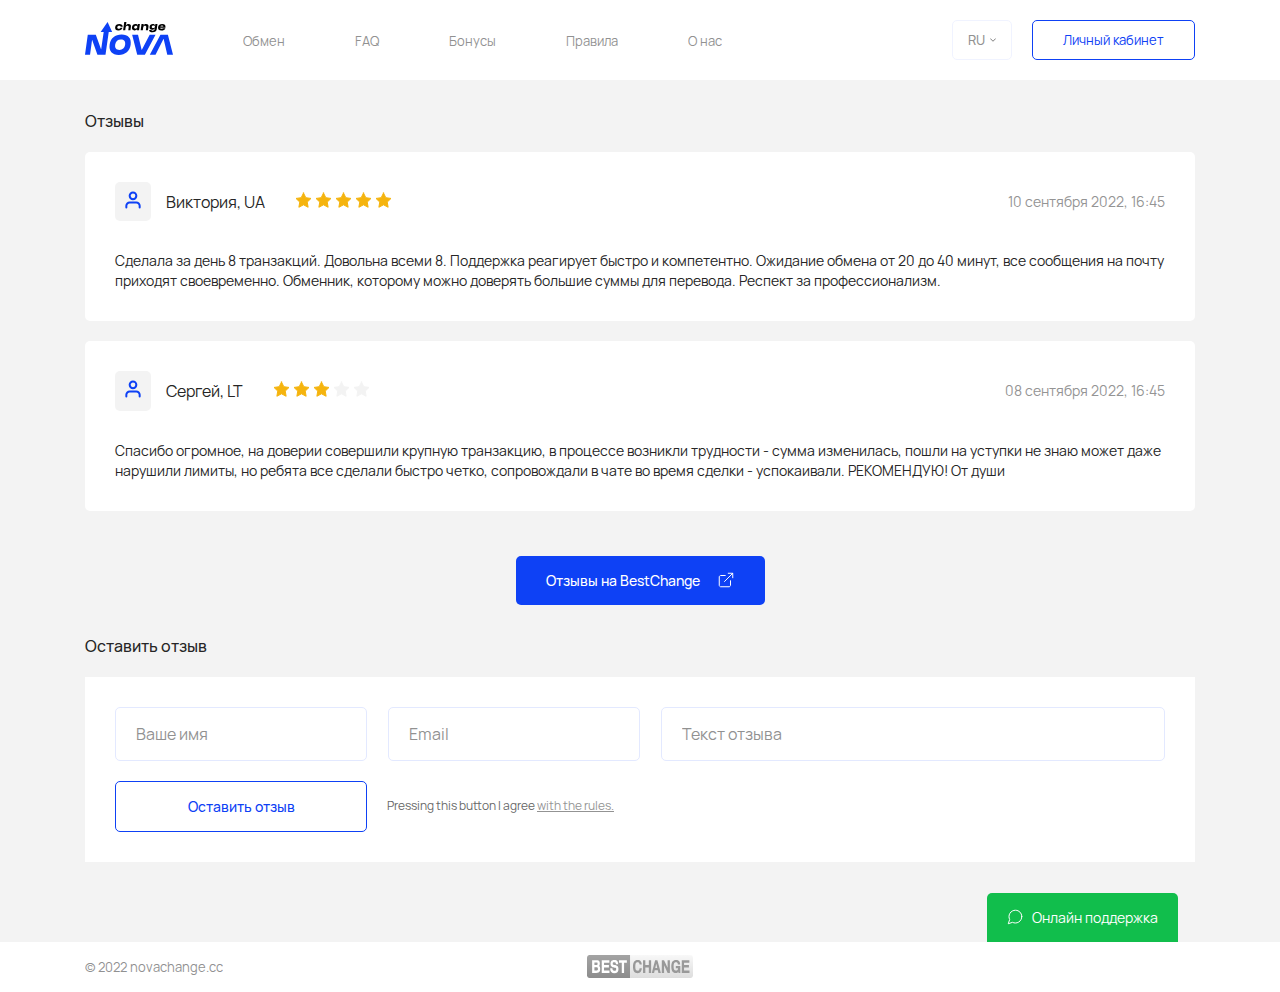
<file: reviews.html>
<!DOCTYPE html><html lang="ru" class="page"><head><meta charset="UTF-8"><meta name="viewport" content="width=device-width,initial-scale=1"><link rel="shortcut icon" href="favicon.svg" type="image/x-icon"><meta http-equiv="X-UA-Compatible" content="ie=edge"><meta name="theme-color" content="#111111"><title>Change Nova</title><link rel="preload" href="fonts/Manrope-Regular.woff2" as="font" type="font/woff2" crossorigin><link rel="stylesheet" href="css/vendor.css"><link rel="stylesheet" href="css/main.css"><script defer="defer" src="js/main.js"></script></head><body class="page__body"><div class="site-container"><div class="content"><div class="menu__modals"><div class="menu__modal-overlay"><div class="menu__modal"><div class="header__menu"><nav class="header__nav header__nav-menu"><ul class="header__nav-list"><li class="header__list-item"><a href="./index.html" class="header__list-link">Обмен</a></li><li class="header__list-item"><a href="./faq.html" class="header__list-link">FAQ</a></li><li class="header__list-item"><a href="./bonus.html" class="header__list-link">Бонусы</a></li><li class="header__list-item"><a href="./rules.html" class="header__list-link">Правила</a></li><li class="header__list-item"><a href="./about.html" class="header__list-link">О нас</a></li><li class="header__list-item"><a href="#" class="header__list-link personal__account">Личный кабинет</a></li><li class="dropdown__lang"><div class="header__translator"><div class="header__translator-inner"><button class="header__translator-dropbutton">RU <svg width="6" height="4" viewBox="0 0 6 4" fill="#fff" xmlns="http://www.w3.org/2000/svg" class="header__translator-img"><path d="M0.5 0.75L3 3.25L5.5 0.75" stroke="#fff" stroke-linecap="round" stroke-linejoin="round"/></svg></button><div class="header__translator-dropdown"><a href="#" class="header__translator-link">ES</a></div></div></div></li></ul></nav></div></div></div></div><header class="header" id="header"><div class="container"><div class="logo"><a href="./index.html" class="logo-link"><img loading="lazy" src="./img/logo.svg" class="image" alt="logo"></a></div><a href="#" class="header__menu-toggle" data-modal-nav="0">Menu</a><nav class="nav"><ul class="nav__list"><li class="nav__item"><a href="./index.html" class="nav__link">Обмен</a></li><li class="nav__item"><a href="./faq.html" class="nav__link">FAQ</a></li><li class="nav__item"><a href="./bonus.html" class="nav__link">Бонусы</a></li><li class="nav__item"><a href="./rules.html" class="nav__link">Правила</a></li><li class="nav__item"><a href="./about.html" class="nav__link">О нас</a></li></ul></nav><div class="header__right-block"><div class="dropdown__lang"><button class="btn-reset dropbtn">RU <img loading="lazy" src="./img/check.svg" class="image dropbtn__image" alt="check"></button><ul class="dropdown__content"><li class="dropdown__item"><a href="#" class="dropdown__link">UA</a></li><li class="dropdown__item"><a href="#" class="dropdown__link">EN</a></li><li class="dropdown__item"><a href="#" class="dropdown__link">ES</a></li></ul></div><a href="#" class="personal__account">Личный кабинет</a></div></div></header><main class="main"><section class="reviews"><div class="container"><div class="reviews__top"><h2 class="reviews__title section__title">Отзывы</h2><ul class="reviews__list"><li class="reviews__item"><div class="reviews__item-top"><div class="reviews__item-left"><div class="reviews__item-left--flex"><div class="reviews__item-avatar"><img loading="lazy" src="./img/reviews/reviews__user.svg" class="image" alt="user avatar"></div><div class="reviews__item-data">Виктория, UA</div></div><ul class="reviews__rating-list"><li class="reviews__rating-item"><svg width="17" height="16" viewBox="0 0 17 16" fill="none" xmlns="http://www.w3.org/2000/svg"><path d="M8.5 1L10.8175 5.695L16 6.4525L12.25 10.105L13.135 15.265L8.5 12.8275L3.865 15.265L4.75 10.105L1 6.4525L6.1825 5.695L8.5 1Z" fill="#F5B40E" stroke="#F5B40E" stroke-linecap="round" stroke-linejoin="round"/></svg></li><li class="reviews__rating-item"><svg width="17" height="16" viewBox="0 0 17 16" fill="none" xmlns="http://www.w3.org/2000/svg"><path d="M8.5 1L10.8175 5.695L16 6.4525L12.25 10.105L13.135 15.265L8.5 12.8275L3.865 15.265L4.75 10.105L1 6.4525L6.1825 5.695L8.5 1Z" fill="#F5B40E" stroke="#F5B40E" stroke-linecap="round" stroke-linejoin="round"/></svg></li><li class="reviews__rating-item"><svg width="17" height="16" viewBox="0 0 17 16" fill="none" xmlns="http://www.w3.org/2000/svg"><path d="M8.5 1L10.8175 5.695L16 6.4525L12.25 10.105L13.135 15.265L8.5 12.8275L3.865 15.265L4.75 10.105L1 6.4525L6.1825 5.695L8.5 1Z" fill="#F5B40E" stroke="#F5B40E" stroke-linecap="round" stroke-linejoin="round"/></svg></li><li class="reviews__rating-item"><svg width="17" height="16" viewBox="0 0 17 16" fill="none" xmlns="http://www.w3.org/2000/svg"><path d="M8.5 1L10.8175 5.695L16 6.4525L12.25 10.105L13.135 15.265L8.5 12.8275L3.865 15.265L4.75 10.105L1 6.4525L6.1825 5.695L8.5 1Z" fill="#F5B40E" stroke="#F5B40E" stroke-linecap="round" stroke-linejoin="round"/></svg></li><li class="reviews__rating-item"><svg width="17" height="16" viewBox="0 0 17 16" fill="none" xmlns="http://www.w3.org/2000/svg"><path d="M8.5 1L10.8175 5.695L16 6.4525L12.25 10.105L13.135 15.265L8.5 12.8275L3.865 15.265L4.75 10.105L1 6.4525L6.1825 5.695L8.5 1Z" fill="#F5B40E" stroke="#F5B40E" stroke-linecap="round" stroke-linejoin="round"/></svg></li></ul></div><div class="reviews__item-right">10 сентября 2022, 16:45</div></div><div class="reviews__item-bottom"><p class="reviews__item-text">Сделала за день 8 транзакций. Довольна всеми 8. Поддержка реагирует быстро и компетентно. Ожидание обмена от 20 до 40 минут, все сообщения на почту приходят своевременно. Обменник, которому можно доверять большие суммы для перевода. Респект за профессионализм.</p></div></li><li class="reviews__item"><div class="reviews__item-top"><div class="reviews__item-left"><div class="reviews__item-left--flex"><div class="reviews__item-avatar"><img loading="lazy" src="./img/reviews/reviews__user.svg" class="image" alt="user avatar"></div><div class="reviews__item-data">Сергей, LT</div></div><ul class="reviews__rating-list"><li class="reviews__rating-item"><svg width="17" height="16" viewBox="0 0 17 16" fill="none" xmlns="http://www.w3.org/2000/svg"><path d="M8.5 1L10.8175 5.695L16 6.4525L12.25 10.105L13.135 15.265L8.5 12.8275L3.865 15.265L4.75 10.105L1 6.4525L6.1825 5.695L8.5 1Z" fill="#F5B40E" stroke="#F5B40E" stroke-linecap="round" stroke-linejoin="round"/></svg></li><li class="reviews__rating-item"><svg width="17" height="16" viewBox="0 0 17 16" fill="none" xmlns="http://www.w3.org/2000/svg"><path d="M8.5 1L10.8175 5.695L16 6.4525L12.25 10.105L13.135 15.265L8.5 12.8275L3.865 15.265L4.75 10.105L1 6.4525L6.1825 5.695L8.5 1Z" fill="#F5B40E" stroke="#F5B40E" stroke-linecap="round" stroke-linejoin="round"/></svg></li><li class="reviews__rating-item"><svg width="17" height="16" viewBox="0 0 17 16" fill="none" xmlns="http://www.w3.org/2000/svg"><path d="M8.5 1L10.8175 5.695L16 6.4525L12.25 10.105L13.135 15.265L8.5 12.8275L3.865 15.265L4.75 10.105L1 6.4525L6.1825 5.695L8.5 1Z" fill="#F5B40E" stroke="#F5B40E" stroke-linecap="round" stroke-linejoin="round"/></svg></li><li class="reviews__rating-item reviews__rating-item--empty"><svg width="17" height="16" viewBox="0 0 17 16" fill="none" xmlns="http://www.w3.org/2000/svg"><path d="M8.5 1L10.8175 5.695L16 6.4525L12.25 10.105L13.135 15.265L8.5 12.8275L3.865 15.265L4.75 10.105L1 6.4525L6.1825 5.695L8.5 1Z" fill="#F5B40E" stroke="#F5B40E" stroke-linecap="round" stroke-linejoin="round"/></svg></li><li class="reviews__rating-item reviews__rating-item--empty"><svg width="17" height="16" viewBox="0 0 17 16" fill="none" xmlns="http://www.w3.org/2000/svg"><path d="M8.5 1L10.8175 5.695L16 6.4525L12.25 10.105L13.135 15.265L8.5 12.8275L3.865 15.265L4.75 10.105L1 6.4525L6.1825 5.695L8.5 1Z" fill="#F5B40E" stroke="#F5B40E" stroke-linecap="round" stroke-linejoin="round"/></svg></li></ul></div><div class="reviews__item-right">08 сентября 2022, 16:45</div></div><div class="reviews__item-bottom"><p class="reviews__item-text">Спасибо огромное, на доверии совершили крупную транзакцию, в процессе возникли трудности - сумма изменилась, пошли на уступки не знаю может даже нарушили лимиты, но ребята все сделали быстро четко, сопровождали в чате во время сделки - успокаивали. РЕКОМЕНДУЮ! От души</p></div></li></ul><div class="reviews__link-block"><a href="#" class="reviews__link">Отзывы на BestChange <img loading="lazy" src="./img/reviews/reviews__link.svg" class="image" alt="link"></a></div></div><div class="reviews__bottom"><h2 class="reviews__title section__title">Оставить отзыв</h2><form class="reviews__form"><div class="reviews__inputs"><input type="text" class="input-reset reviews__input" placeholder="Ваше имя" required> <input type="email" class="input-reset reviews__input" placeholder="Email" required> <input type="text" class="input-reset reviews__input reviews__input--wide" placeholder="Текст отзыва" required></div><div class="reviews__buttons"><button class="btn-reset reviews__button">Оставить отзыв</button><div class="reviews__deal">Pressing this button I agree <a href="./rules.html" class="reviews__deal-link">with the rules.</a></div></div></form></div></div></section></main></div><footer class="footer"><div class="container"><div class="footer__inner"><p class="footer__copyright">© 2022 novachange.cc</p><img loading="lazy" src="./img/footer/footer__bestchange.svg" class="image footer__image" alt="bestchange"></div><a href="#" class="footer__support"><img loading="lazy" src="./img/footer/footer__message.svg" class="image" alt="support"> Онлайн поддержка</a></div></footer></div></body></html>
</file>
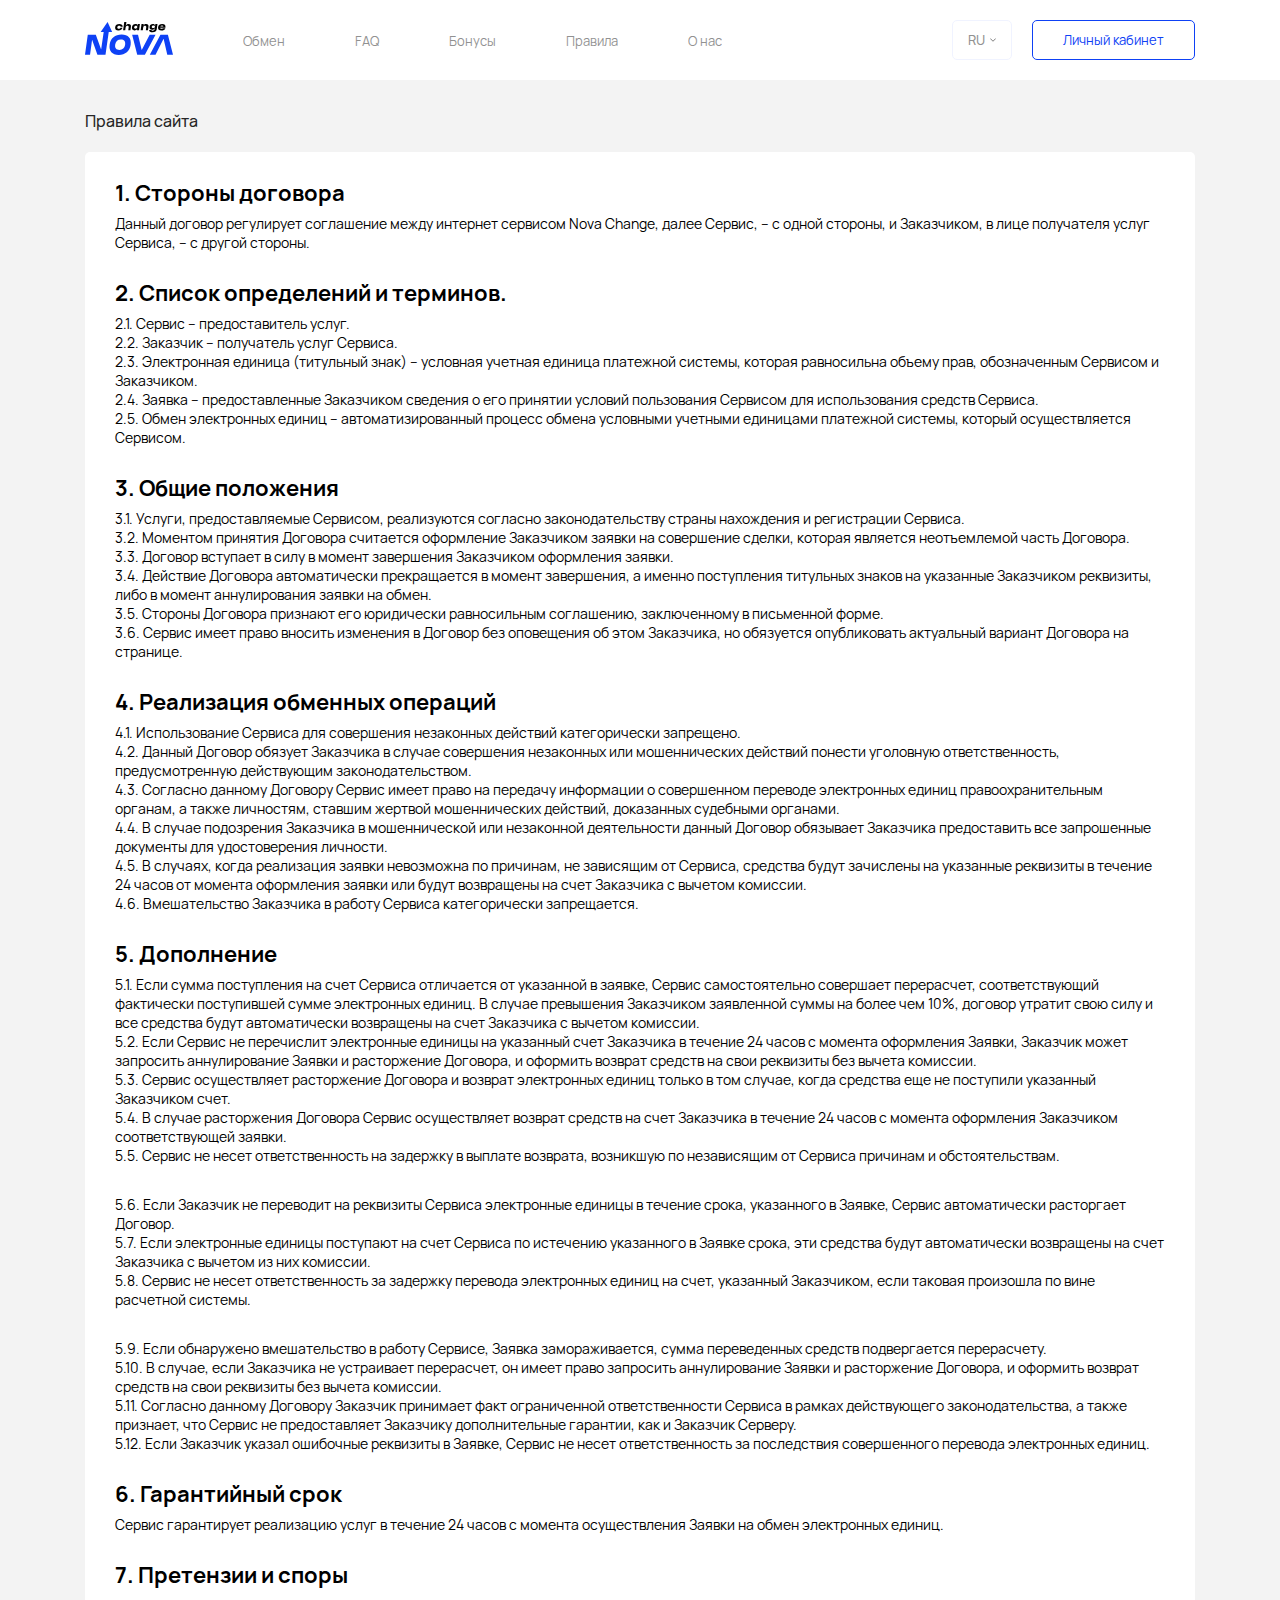
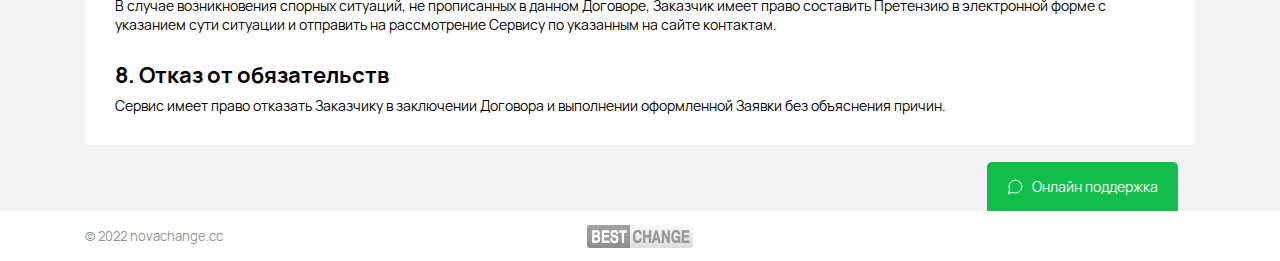
<file: rules.html>
<!DOCTYPE html><html lang="ru" class="page"><head><meta charset="UTF-8"><meta name="viewport" content="width=device-width,initial-scale=1"><link rel="shortcut icon" href="favicon.svg" type="image/x-icon"><meta http-equiv="X-UA-Compatible" content="ie=edge"><meta name="theme-color" content="#111111"><title>Change Nova</title><link rel="preload" href="fonts/Manrope-Regular.woff2" as="font" type="font/woff2" crossorigin><link rel="stylesheet" href="css/vendor.css"><link rel="stylesheet" href="css/main.css"><script defer="defer" src="js/main.js"></script></head><body class="page__body"><div class="site-container"><div class="content"><div class="menu__modals"><div class="menu__modal-overlay"><div class="menu__modal"><div class="header__menu"><nav class="header__nav header__nav-menu"><ul class="header__nav-list"><li class="header__list-item"><a href="./index.html" class="header__list-link">Обмен</a></li><li class="header__list-item"><a href="./faq.html" class="header__list-link">FAQ</a></li><li class="header__list-item"><a href="./bonus.html" class="header__list-link">Бонусы</a></li><li class="header__list-item"><a href="./rules.html" class="header__list-link">Правила</a></li><li class="header__list-item"><a href="./about.html" class="header__list-link">О нас</a></li><li class="header__list-item"><a href="#" class="header__list-link personal__account">Личный кабинет</a></li><li class="dropdown__lang"><div class="header__translator"><div class="header__translator-inner"><button class="header__translator-dropbutton">RU <svg width="6" height="4" viewBox="0 0 6 4" fill="#fff" xmlns="http://www.w3.org/2000/svg" class="header__translator-img"><path d="M0.5 0.75L3 3.25L5.5 0.75" stroke="#fff" stroke-linecap="round" stroke-linejoin="round"/></svg></button><div class="header__translator-dropdown"><a href="#" class="header__translator-link">ES</a></div></div></div></li></ul></nav></div></div></div></div><header class="header" id="header"><div class="container"><div class="logo"><a href="./index.html" class="logo-link"><img loading="lazy" src="./img/logo.svg" class="image" alt="logo"></a></div><a href="#" class="header__menu-toggle" data-modal-nav="0">Menu</a><nav class="nav"><ul class="nav__list"><li class="nav__item"><a href="./index.html" class="nav__link">Обмен</a></li><li class="nav__item"><a href="./faq.html" class="nav__link">FAQ</a></li><li class="nav__item"><a href="./bonus.html" class="nav__link">Бонусы</a></li><li class="nav__item"><a href="./rules.html" class="nav__link">Правила</a></li><li class="nav__item"><a href="./about.html" class="nav__link">О нас</a></li></ul></nav><div class="header__right-block"><div class="dropdown__lang"><button class="btn-reset dropbtn">RU <img loading="lazy" src="./img/check.svg" class="image dropbtn__image" alt="check"></button><ul class="dropdown__content"><li class="dropdown__item"><a href="#" class="dropdown__link">UA</a></li><li class="dropdown__item"><a href="#" class="dropdown__link">EN</a></li><li class="dropdown__item"><a href="#" class="dropdown__link">ES</a></li></ul></div><a href="#" class="personal__account">Личный кабинет</a></div></div></header><main class="main"><section class="rules"><div class="container"><h2 class="rules__title section__title">Правила сайта</h2><div class="rules__block"><ol class="rules__list"><li><h3 class="rules__list-title">Стороны договора</h3><ol><li class="rules__list-item rules__list-item--clear">Данный договор регулирует соглашение между интернет сервисом Nova Change, далее Сервис, – с одной стороны, и Заказчиком, в лице получателя услуг Сервиса, – с другой стороны.</li></ol></li><li><h3 class="rules__list-title">Список определений и терминов.</h3><ol><li class="rules__list-item normal">Сервис – предоставитель услуг.</li><li class="rules__list-item normal">Заказчик – получатель услуг Сервиса.</li><li class="rules__list-item normal">Электронная единица (титульный знак) – условная учетная единица платежной системы, которая равносильна объему прав, обозначенным Сервисом и Заказчиком.</li><li class="rules__list-item normal">Заявка – предоставленные Заказчиком сведения о его принятии условий пользования Сервисом для использования средств Сервиса.</li><li class="rules__list-item normal">Обмен электронных единиц – автоматизированный процесс обмена условными учетными единицами платежной системы, который осуществляется Сервисом.</li></ol></li><li><h3 class="rules__list-title">Общие положения</h3><ol><li class="rules__list-item normal">Услуги, предоставляемые Сервисом, реализуются согласно законодательству страны нахождения и регистрации Сервиса.</li><li class="rules__list-item normal">Моментом принятия Договора считается оформление Заказчиком заявки на совершение сделки, которая является неотъемлемой часть Договора.</li><li class="rules__list-item normal">Договор вступает в силу в момент завершения Заказчиком оформления заявки.</li><li class="rules__list-item normal">Действие Договора автоматически прекращается в момент завершения, а именно поступления титульных знаков на указанные Заказчиком реквизиты, либо в момент аннулирования заявки на обмен.</li><li class="rules__list-item normal">Стороны Договора признают его юридически равносильным соглашению, заключенному в письменной форме.</li><li class="rules__list-item normal">Сервис имеет право вносить изменения в Договор без оповещения об этом Заказчика, но обязуется опубликовать актуальный вариант Договора на странице.</li></ol></li><li><h3 class="rules__list-title">Реализация обменных операций</h3><ol><li class="rules__list-item normal">Использование Сервиса для совершения незаконных действий категорически запрещено.</li><li class="rules__list-item normal">Данный Договор обязует Заказчика в случае совершения незаконных или мошеннических действий понести уголовную ответственность, предусмотренную действующим законодательством.</li><li class="rules__list-item normal">Согласно данному Договору Сервис имеет право на передачу информации о совершенном переводе электронных единиц правоохранительным органам, а также личностям, ставшим жертвой мошеннических действий, доказанных судебными органами.</li><li class="rules__list-item normal">В случае подозрения Заказчика в мошеннической или незаконной деятельности данный Договор обязывает Заказчика предоставить все запрошенные документы для удостоверения личности.</li><li class="rules__list-item normal">В случаях, когда реализация заявки невозможна по причинам, не зависящим от Сервиса, средства будут зачислены на указанные реквизиты в течение 24 часов от момента оформления заявки или будут возвращены на счет Заказчика с вычетом комиссии.</li><li class="rules__list-item normal">Вмешательство Заказчика в работу Сервиса категорически запрещается.</li></ol></li><li><h3 class="rules__list-title">Дополнение</h3><ol><li class="rules__list-item normal">Если сумма поступления на счет Сервиса отличается от указанной в заявке, Сервис самостоятельно совершает перерасчет, соответствующий фактически поступившей сумме электронных единиц. В случае превышения Заказчиком заявленной суммы на более чем 10%, договор утратит свою силу и все средства будут автоматически возвращены на счет Заказчика с вычетом комиссии.</li><li class="rules__list-item normal">Если Сервис не перечислит электронные единицы на указанный счет Заказчика в течение 24 часов с момента оформления Заявки, Заказчик может запросить аннулирование Заявки и расторжение Договора, и оформить возврат средств на свои реквизиты без вычета комиссии.</li><li class="rules__list-item normal">Сервис осуществляет расторжение Договора и возврат электронных единиц только в том случае, когда средства еще не поступили указанный Заказчиком счет.</li><li class="rules__list-item normal">В случае расторжения Договора Сервис осуществляет возврат средств на счет Заказчика в течение 24 часов с момента оформления Заказчиком соответствующей заявки.</li><li class="rules__list-item normal rules__list-item--margin">Сервис не несет ответственность на задержку в выплате возврата, возникшую по независящим от Сервиса причинам и обстоятельствам.</li><li class="rules__list-item normal">Если Заказчик не переводит на реквизиты Сервиса электронные единицы в течение срока, указанного в Заявке, Сервис автоматически расторгает Договор.</li><li class="rules__list-item normal">Если электронные единицы поступают на счет Сервиса по истечению указанного в Заявке срока, эти средства будут автоматически возвращены на счет Заказчика с вычетом из них комиссии.</li><li class="rules__list-item normal rules__list-item--margin">Сервис не несет ответственность за задержку перевода электронных единиц на счет, указанный Заказчиком, если таковая произошла по вине расчетной системы.</li><li class="rules__list-item normal">Если обнаружено вмешательство в работу Сервисе, Заявка замораживается, сумма переведенных средств подвергается перерасчету.</li><li class="rules__list-item normal">В случае, если Заказчика не устраивает перерасчет, он имеет право запросить аннулирование Заявки и расторжение Договора, и оформить возврат средств на свои реквизиты без вычета комиссии.</li><li class="rules__list-item normal">Согласно данному Договору Заказчик принимает факт ограниченной ответственности Сервиса в рамках действующего законодательства, а также признает, что Сервис не предоставляет Заказчику дополнительные гарантии, как и Заказчик Серверу.</li><li class="rules__list-item normal">Если Заказчик указал ошибочные реквизиты в Заявке, Сервис не несет ответственность за последствия совершенного перевода электронных единиц.</li></ol></li><li><h3 class="rules__list-title">Гарантийный срок</h3><ol><li class="rules__list-item rules__list-item--clear">Сервис гарантирует реализацию услуг в течение 24 часов с момента осуществления Заявки на обмен электронных единиц.</li></ol></li><li><h3 class="rules__list-title">Претензии и споры</h3><ol><li class="rules__list-item rules__list-item--clear">В случае возникновения спорных ситуаций, не прописанных в данном Договоре, Заказчик имеет право составить Претензию в электронной форме с указанием сути ситуации и отправить на рассмотрение Сервису по указанным на сайте контактам.</li></ol></li><li><h3 class="rules__list-title">Отказ от обязательств</h3><ol><li class="rules__list-item rules__list-item--clear">Сервис имеет право отказать Заказчику в заключении Договора и выполнении оформленной Заявки без объяснения причин.</li></ol></li></ol></div></div></section></main></div><footer class="footer"><div class="container"><div class="footer__inner"><p class="footer__copyright">© 2022 novachange.cc</p><img loading="lazy" src="./img/footer/footer__bestchange.svg" class="image footer__image" alt="bestchange"></div><a href="#" class="footer__support"><img loading="lazy" src="./img/footer/footer__message.svg" class="image" alt="support"> Онлайн поддержка</a></div></footer></div></body></html>
</file>
<file: css/main.css>
@charset "UTF-8";.custom-checkbox__field:checked+.custom-checkbox__content{opacity:1}.custom-checkbox__field:focus+.custom-checkbox__content::before{outline:red solid 2px;outline-offset:2px}.custom-checkbox__field:disabled+.custom-checkbox__content{opacity:.4;pointer-events:none}@font-face{font-family:Manrope;src:url(../fonts/Manrope-ExtraBold.woff2) format("woff2");font-weight:800;font-display:swap}@font-face{font-family:Manrope;src:url(../fonts/Manrope-Bold.woff2) format("woff2");font-weight:700;font-display:swap}@font-face{font-family:Manrope;src:url(../fonts/Manrope-SemiBold.woff2) format("woff2");font-weight:600;font-display:swap}@font-face{font-family:Manrope;src:url(../fonts/Manrope-Medium.woff2) format("woff2");font-weight:500;font-display:swap}@font-face{font-family:Manrope;src:url(../fonts/Manrope-Regular.woff2) format("woff2");font-weight:400;font-display:swap}@font-face{font-family:Manrope;src:url(../fonts/Manrope-Light.woff2) format("woff2");font-weight:300;font-display:swap}@font-face{font-family:Manrope;src:url(../fonts/Manrope-ExtraLight.woff2) format("woff2");font-weight:200;font-display:swap}html{-webkit-box-sizing:border-box;box-sizing:border-box}*,::after,::before{-webkit-box-sizing:inherit;box-sizing:inherit;margin:0;padding:0}.page{height:100%;font-family:Manrope,sans-serif;-webkit-text-size-adjust:100%;scroll-behavior:smooth}.page__body{margin:0;min-width:320px;min-height:100%;font-size:16px;height:100%}.site-container{background-color:#f3f3f3}.content{min-height:calc(100vh - 55px)}img{height:auto;max-width:100%;-o-object-fit:cover;object-fit:cover}a{text-decoration:none}a:hover{color:inherit}.is-hidden{display:none!important}.btn-reset{border:none;padding:0;background-color:transparent;cursor:pointer}ul{margin:0;padding:0}li{list-style:none;margin:0;padding:0}.input-reset{-webkit-appearance:none;-moz-appearance:none;appearance:none;border:none;border-radius:0;background-color:#fff}.input-reset::-webkit-search-cancel-button,.input-reset::-webkit-search-decoration,.input-reset::-webkit-search-results-button,.input-reset::-webkit-search-results-decoration{display:none}.visually-hidden{position:absolute;overflow:hidden;margin:-1px;border:0;padding:0;width:1px;height:1px;clip:rect(0 0 0 0)}.container{margin:0 auto;max-width:1110px}.js-focus-visible :focus:not(.focus-visible){outline:0}.centered{text-align:center}.dis-scroll{position:fixed;left:0;top:0;overflow:hidden;width:100%;height:100vh;-ms-scroll-chaining:none;overscroll-behavior:none}.page--ios .dis-scroll{position:relative}.section__title{font-weight:500;font-size:16px;line-height:22px;color:#262626;margin-bottom:20px}.header{padding:20px 0;background-color:#fff}.header .container{display:-webkit-box;display:-ms-flexbox;display:flex;-webkit-box-align:center;-ms-flex-align:center;align-items:center}.header .logo{margin-right:70px}.header .logo-link:focus{outline:0}.header .nav__list{display:-webkit-box;display:-ms-flexbox;display:flex;-webkit-box-align:center;-ms-flex-align:center;align-items:center}.header .nav__item:not(:last-child){margin-right:70px}.header .nav__link{font-size:13px;line-height:18px;color:#262626;opacity:.5;cursor:pointer;-webkit-transition:.3s ease-in-out;-o-transition:.3s ease-in-out;transition:.3s ease-in-out}.header .nav__link:hover{-webkit-transition:.3s ease-in-out;-o-transition:.3s ease-in-out;transition:.3s ease-in-out;opacity:1}.header .nav__link:focus{outline:0;text-decoration:underline;opacity:1;-webkit-transition:.3s ease-in-out;-o-transition:.3s ease-in-out;transition:.3s ease-in-out}.header__right-block{margin-left:auto}.header .personal__account{border:1px solid #0e41f5;border-radius:5px;padding:10px 30px;font-size:13px;line-height:18px;color:#0e41f5;-webkit-transition:.3s ease-in-out;-o-transition:.3s ease-in-out;transition:.3s ease-in-out}.header .personal__account:focus,.header .personal__account:hover{border-color:#262626;color:#262626;-webkit-transition:.3s ease-in-out;-o-transition:.3s ease-in-out;transition:.3s ease-in-out}.dropdown__lang{position:relative;display:inline-block;margin-right:20px;z-index:1}.dropbtn{display:-webkit-box;display:-ms-flexbox;display:flex;-webkit-box-align:center;-ms-flex-align:center;align-items:center;background-color:#fff;border:1px solid #e3e9ff;border-radius:5px;padding:10px 15px;font-weight:500;font-size:13px;line-height:18px;color:#262626;opacity:.5;-webkit-transition:.3s ease-in-out;-o-transition:.3s ease-in-out;transition:.3s ease-in-out}.dropbtn__image{margin-left:5px}.dropbtn:focus,.dropbtn:hover{-webkit-transition:.3s ease-in-out;-o-transition:.3s ease-in-out;transition:.3s ease-in-out;opacity:1}.dropdown__content{display:none;position:absolute;z-index:1;padding:5px 0;margin:0;border:1px solid #e3e9ff;border-top:none;width:100%;text-align:center;background-color:#fff}.dropdown__item:not(:last-child){margin-bottom:5px}.dropdown__link{display:block;font-weight:500;font-size:13px;line-height:18px;color:#262626;opacity:.5;-webkit-transition:.3s ease-in-out;-o-transition:.3s ease-in-out;transition:.3s ease-in-out}.dropdown__link:focus,.dropdown__link:hover{-webkit-transition:.3s ease-in-out;-o-transition:.3s ease-in-out;transition:.3s ease-in-out;opacity:1;outline:0}.header__menu-toggle{font-size:16px;line-height:18px;color:#262626;-webkit-transition:.3s ease-in-out;-o-transition:.3s ease-in-out;transition:.3s ease-in-out;display:none;opacity:.7}.header__menu-close{display:block}.header__menu-toggle:hover{-webkit-transition:.3s ease-in-out;-o-transition:.3s ease-in-out;transition:.3s ease-in-out;opacity:1}.menu__modal-overlay{position:fixed;left:0;top:0;right:0;bottom:0;background-color:rgba(0,0,0,.5);display:-webkit-box;display:-ms-flexbox;display:flex;-webkit-box-align:start;-ms-flex-align:start;align-items:flex-start;-webkit-box-pack:center;-ms-flex-pack:center;justify-content:center;height:100vh;width:100%;opacity:0;visibility:hidden;-webkit-transition:.6s ease-in;-o-transition:.6s ease-in;transition:.6s ease-in;z-index:2}.menu__modal{background-color:#fff;opacity:0;visibility:hidden;-webkit-transform:translateY(-400px);-ms-transform:translateY(-400px);transform:translateY(-400px);-webkit-transition:.6s ease-in;-o-transition:.6s ease-in;transition:.6s ease-in;width:100vw}.modal-overlay--visible{opacity:1;visibility:visible;-webkit-transition:.6s ease-in;-o-transition:.6s ease-in;transition:.6s ease-in}.modal--visible{opacity:1;visibility:visible;-webkit-transform:translateY(75px);-ms-transform:translateY(75px);transform:translateY(75px)}.modal__opened{position:fixed;right:0;left:0;overflow:hidden}.none{display:none}.header__nav-menu{display:-webkit-box;display:-ms-flexbox;display:flex;-webkit-box-pack:center;-ms-flex-pack:center;justify-content:center;background-color:#0e41f5;padding:40px 0 20px}.header__nav-menu ul{display:block;text-align:center}.header__nav-menu ul li{margin-left:0;margin-bottom:20px;text-align:center}.header__nav-menu ul li a{font-size:18px;line-height:22px;font-weight:400;text-align:center;margin:0 auto;color:#fff}.header__top{display:-webkit-box;display:-ms-flexbox;display:flex;-webkit-box-align:center;-ms-flex-align:center;align-items:center;-webkit-box-pack:justify;-ms-flex-pack:justify;justify-content:space-between;padding:25px 20px}.menu__modals .dropbtn{border:none;opacity:1;padding:0;margin:0 auto;font-size:18px;line-height:22px;color:#fff;font-weight:400}.menu__modals .dropdown__lang{margin-right:0}.dropdown__lang:hover .dropdown__content,.dropdown__lang:target .dropdown__content{display:block}.header__translator{font-size:18px;line-height:22px;color:#fff;position:relative;z-index:1;display:inline-block}.header__translator-dropbutton{border:none;outline:0;background-color:transparent;cursor:pointer;display:-webkit-box;display:-ms-flexbox;display:flex;-webkit-box-align:center;-ms-flex-align:center;align-items:center;color:#fff}.header__translator-dropdown{display:none;position:absolute;z-index:1;cursor:pointer}.header__translator-link{padding:6px 0;text-decoration:none;display:block}.header__translator-img{margin-left:8px;-webkit-transition:.3s ease-in-out;-o-transition:.3s ease-in-out;transition:.3s ease-in-out}.header__translator:hover .header__translator-dropdown,.header__translator:target .header__translator-dropdown{display:block}.header__translator:hover .header__translator-img{-webkit-transform:rotate(180deg);-ms-transform:rotate(180deg);transform:rotate(180deg);-webkit-transition:.3s ease-in-out;-o-transition:.3s ease-in-out;transition:.3s ease-in-out}.tabs__nav-btn--active{background-color:#ff0001}.tabs__panel--active{display:block}.home__content .container,.home__header .container{display:-webkit-box;display:-ms-flexbox;display:flex;-webkit-box-pack:justify;-ms-flex-pack:justify;justify-content:space-between;-webkit-box-align:stretch;-ms-flex-align:stretch;align-items:stretch}.home__header .container{-webkit-box-align:center;-ms-flex-align:center;align-items:center}.home__header{padding-top:30px}.home__header-item{display:-webkit-box;display:-ms-flexbox;display:flex;-webkit-box-align:center;-ms-flex-align:center;align-items:center;margin-bottom:20px;width:30%}.home__item-title--hidden{display:none}.home__input{background-color:#fff;border:1px solid #e3e9ff;border-radius:5px;padding:15px 60px 15px 20px;width:100%;font-size:16px;line-height:22px;color:#262626}.home__input::-webkit-input-placeholder{font-size:16px;line-height:22px;color:#262626;opacity:.5}.home__input::-moz-placeholder{font-size:16px;line-height:22px;color:#262626;opacity:.5}.home__input:-ms-input-placeholder{font-size:16px;line-height:22px;color:#262626;opacity:.5}.home__input::-ms-input-placeholder{font-size:16px;line-height:22px;color:#262626;opacity:.5}.home__input::placeholder{font-size:16px;line-height:22px;color:#262626;opacity:.5}.home__input:focus{outline:#0e41f5 solid 1px}.home__exchange-form,.home__item{width:31.5%}.home__title{margin-bottom:0}.home__item{background-color:#fff;border-radius:5px}.home__item-img{margin-right:13px}.home__item-img--reverse{-webkit-transform:rotate(180deg);-ms-transform:rotate(180deg);transform:rotate(180deg);margin-right:13px}.home__exchange-form-bottom,.home__exchange-rate{padding:20px;background-color:#fff;border-radius:5px}.home__exchange-rate{margin-bottom:20px}.home__form-title{font-weight:400;font-size:14px;line-height:19px;color:#262626;margin-bottom:10px}.home__form-input{margin-bottom:15px}.home__form-input-block{position:relative}.home__form-input-img{position:absolute;right:5%;top:25%}.home__form-checkboxes{margin-top:5px}.home__form-checkstyle{width:20px;height:20px;background-color:#fff;border-radius:50%;border:1px solid #e3e9ff;cursor:pointer;position:absolute}.home__form-checkbox{position:absolute;width:1px;height:1px;overflow:hidden;clip:rect(0 0 0 0)}.home__form-checkbox-label{display:-webkit-box;display:-ms-flexbox;display:flex;-webkit-box-align:center;-ms-flex-align:center;align-items:center}.home__form-checkbox-label:not(:last-child){margin-bottom:15px}.home__form-checkbox-text{font-size:11px;line-height:18px;color:#727481;margin-left:30px}.home__form-checkbox-text a{color:#0e41f5}.home__form-checkbox:checked+.home__form-checkstyle::before{content:"";width:12px;height:12px;background-color:#0e41f5;position:absolute;top:50%;left:50%;-webkit-transform:translate(-50%,-50%);-ms-transform:translate(-50%,-50%);transform:translate(-50%,-50%);border-radius:50%}.home__form-button{margin-top:20px;background-color:#0e41f5;border-radius:5px;font-weight:500;font-size:16px;line-height:22px;color:#fff;text-align:center;padding:14px;width:100%;-webkit-transition:.3s ease-in-out;-o-transition:.3s ease-in-out;transition:.3s ease-in-out}.home__form-button:hover{-webkit-transition:.3s ease-in-out;-o-transition:.3s ease-in-out;transition:.3s ease-in-out;background-color:#262626}.home__content .tabs__nav{display:-webkit-box;display:-ms-flexbox;display:flex;margin-bottom:10px;padding:20px 20px 0}.home__content .tabs__nav-item:not(:last-child){margin-right:10px}.home__content .tabs__nav-btn{outline:0;background-color:#fff;border:1px solid #e3e9ff;border-radius:5px;padding:10px;font-weight:500;font-size:11px;line-height:15px;color:#262626;opacity:.5;cursor:pointer;-webkit-transition:.3s ease-in-out;-o-transition:.3s ease-in-out;transition:.3s ease-in-out}.home__content .tabs__nav-btn--active,.home__content .tabs__nav-btn:focus,.home__content .tabs__nav-btn:hover{border:1px solid #0e41f5;color:#0e41f5;-webkit-transition:.3s ease-in-out;-o-transition:.3s ease-in-out;transition:.3s ease-in-out;opacity:1}.home__content .tabs__panel{padding-bottom:10px}.home__content .tabs__panel-item{display:-webkit-box;display:-ms-flexbox;display:flex;-webkit-box-align:center;-ms-flex-align:center;align-items:center;padding:10px 40px 10px 10px;margin:0 10px;background-color:transparent;border-radius:5px;cursor:pointer;-webkit-transition:.3s ease-in-out;-o-transition:.3s ease-in-out;transition:.3s ease-in-out;position:relative}.home__content .tabs__panel-item:not(:last-child){margin-bottom:5px}.home__content .tabs__panel-item:hover{background-color:#f5f5f5;-webkit-transition:.3s ease-in-out;-o-transition:.3s ease-in-out;transition:.3s ease-in-out}.home__content .tabs__panel-img{padding:10px;border-radius:5px}.home__content .tabs__panel-img--red{background-color:#e43029}.home__content .tabs__panel-img--green{background-color:#26a17b}.home__content .tabs__panel-text{margin-left:15px;font-size:14px;line-height:19px;color:#262626;font-weight:300}.home__content .tabs .tabs--active.tabs__panel-item::after{content:"";display:block;width:20px;height:20px;background:url(../img/home/home__check-rounded.svg) center/cover no-repeat;position:absolute;right:10px}.home__rate-item:not(:last-child){margin-bottom:15px}.home__rate-top{display:-webkit-box;display:-ms-flexbox;display:flex;-webkit-box-align:center;-ms-flex-align:center;align-items:center;-webkit-box-pack:justify;-ms-flex-pack:justify;justify-content:space-between;margin-bottom:10px}.home__rate-title{font-weight:400;font-size:14px;line-height:19px;color:#262626}.home__rate-number{font-size:10px;line-height:14px;color:#262626;opacity:.5}.home__rate-input-block{position:relative}.home__rate-input-block:not(:last-child){margin-bottom:20px}.home__rate-img{position:absolute;right:3%;top:16%}.about{padding:40px 0 50px}.about__header{display:-webkit-box;display:-ms-flexbox;display:flex;-webkit-box-align:center;-ms-flex-align:center;align-items:center;background:-o-linear-gradient(174.48deg,#22379c -11.1%,#000b42 47.61%);background:linear-gradient(275.52deg,#22379c -11.1%,#000b42 47.61%);border-radius:15px;padding:80px 44px 80px 22px}.about__header-left{margin-right:50px}.about__header-img{max-width:460px}.about__header-title{font-weight:500;font-size:24px;line-height:34px;color:#fff;max-width:480px}.about__header-description{font-size:14px;line-height:20px;color:#abb5e7;margin-top:20px}.about__texts-block{margin-top:50px}.about__text{font-size:24px;line-height:34px;color:#262626}.about__text:not(:last-child){margin-bottom:30px}.about__list{display:-webkit-box;display:-ms-flexbox;display:flex;-webkit-box-align:stretch;-ms-flex-align:stretch;align-items:stretch;-ms-flex-wrap:wrap;flex-wrap:wrap;margin-top:40px}.about__list-item{width:31.5%;background-color:#fff;border-radius:5px;padding:25px;margin:0 30px 30px 0}.about__list-item--margin-right{margin-right:0}.about__list-item--margin-bottom{margin-bottom:0}.about__list-title{margin-top:15px;font-weight:700;font-size:16px;line-height:22px;color:#262626}.about__list-description{margin-top:10px;font-size:13px;line-height:24px;color:#262626}.about__links-block{margin-top:50px}.about__link{font-weight:500;font-size:16px;line-height:22px;-webkit-text-decoration-line:underline;text-decoration-line:underline;color:#262626;opacity:.5;cursor:pointer;-webkit-transition:.3s ease-in-out;-o-transition:.3s ease-in-out;transition:.3s ease-in-out}.about__link:not(:last-child){margin-right:40px}.about__link:active,.about__link:focus,.about__link:hover{-webkit-transition:.3s ease-in-out;-o-transition:.3s ease-in-out;transition:.3s ease-in-out;opacity:1}.rules{padding:30px 0 66px}.rules__block{padding:30px;background-color:#fff;border-radius:5px}.rules ol{counter-reset:item}.rules ol li{display:block}.rules ol li::before{content:counters(item, ".") ". ";counter-increment:item;font-weight:700;font-size:22px;line-height:22px}.rules ol li .normal::before{font-weight:400;font-size:14px;line-height:19px}.rules__list-item--clear::before{display:none}.rules__list-item--margin{margin-bottom:30px}.rules__list li:first-child .rules__list-title{margin-top:0}.rules__list-title{display:inline-block;font-weight:700;font-size:22px;line-height:22px;margin-bottom:10px;margin-top:30px}.rules__list-item{font-size:14px;line-height:19px}.policy{padding:30px 0 96px}.policy__block{background-color:#fff;padding:30px;border-radius:5px}.policy__block-text{font-size:16px;line-height:22px;color:#262626}.policy__block-text:not(:last-child){margin-bottom:30px}.policy__block-text span{display:block}.policy__block-text--margin{margin-bottom:50px}.bonus{padding:30px 0}.bonus__block{background-color:#fff;border-radius:5px;padding:30px;font-size:14px;line-height:20px;color:#262626;margin-bottom:30px}.bonus__list{display:-webkit-box;display:-ms-flexbox;display:flex;-webkit-box-pack:justify;-ms-flex-pack:justify;justify-content:space-between}.bonus__list-item{width:18%}.bonus__list-text{padding:20px 0;background-color:#fff;font-size:20px;line-height:36px;text-align:center;color:#262626;border-radius:5px 5px 0 0}.bonus__list-text span{font-size:14px;line-height:25px;display:block}.bonus__list-percent{padding:20px 0;background-color:#0e41f5;border-radius:0 0 5px 5px;font-weight:500;font-size:16px;line-height:22px;text-align:center;color:#fff}.reviews{padding:30px 0 80px}.reviews__item{padding:30px;background-color:#fff;border-radius:5px}.reviews__item:not(:last-child){margin-bottom:20px}.reviews__item-left,.reviews__item-left--flex,.reviews__item-top{display:-webkit-box;display:-ms-flexbox;display:flex;-webkit-box-align:center;-ms-flex-align:center;align-items:center}.reviews__item-right{margin-left:auto;font-size:14px;line-height:20px;color:#949494}.reviews__item-avatar{padding:8px;background-color:#f3f3f3;border-radius:5px;margin-right:15px}.reviews__item-data{font-size:16px;line-height:22px;color:#262626;margin-right:30px}.reviews__item-bottom{margin-top:30px}.reviews__item-text{font-size:14px;line-height:20px;color:#262626}.reviews__rating-list{display:-webkit-box;display:-ms-flexbox;display:flex}.reviews__rating-item:not(:last-child){margin-right:3px}.reviews__rating-item--empty svg path{fill:#f3f3f3;stroke:#f3f3f3}.reviews__link{display:-webkit-inline-box;display:-ms-inline-flexbox;display:inline-flex;-webkit-box-align:center;-ms-flex-align:center;align-items:center;background-color:#0e41f5;border-radius:5px;padding:15px 30px;margin:45px 0 30px;font-weight:500;font-size:14px;line-height:19px;color:#fff;-webkit-transition:.3s ease-in-out;-o-transition:.3s ease-in-out;transition:.3s ease-in-out}.reviews__link:focus,.reviews__link:hover{color:#fff;background-color:#0939e4;-webkit-transition:.3s ease-in-out;-o-transition:.3s ease-in-out;transition:.3s ease-in-out;outline:0}.reviews__link .image{margin-left:17px}.reviews__link-block{display:-webkit-box;display:-ms-flexbox;display:flex;-webkit-box-pack:center;-ms-flex-pack:center;justify-content:center}.reviews__form{background-color:#fff;padding:30px}.reviews__inputs{width:100%;display:-webkit-box;display:-ms-flexbox;display:flex;-webkit-box-pack:justify;-ms-flex-pack:justify;justify-content:space-between}.reviews__input{width:24%;background-color:#fff;border:1px solid #e3e9ff;border-radius:5px;padding:15px 20px;opacity:1;font-size:16px;line-height:22px;color:#262626}.reviews__input::-webkit-input-placeholder{font-size:16px;line-height:22px;color:#262626;opacity:.5}.reviews__input::-moz-placeholder{font-size:16px;line-height:22px;color:#262626;opacity:.5}.reviews__input:-ms-input-placeholder{font-size:16px;line-height:22px;color:#262626;opacity:.5}.reviews__input::-ms-input-placeholder{font-size:16px;line-height:22px;color:#262626;opacity:.5}.reviews__input::placeholder{font-size:16px;line-height:22px;color:#262626;opacity:.5}.reviews__input:focus{outline:#0e41f5 solid 1px}.reviews__input--wide{width:48%}.reviews__buttons{margin-top:20px;display:-webkit-box;display:-ms-flexbox;display:flex;-webkit-box-align:center;-ms-flex-align:center;align-items:center}.reviews__button{background-color:#fff;border:1px solid #0e41f5;border-radius:5px;padding:15px;width:24%;font-weight:500;font-size:14px;line-height:19px;text-align:center;color:#0e41f5;margin-right:20px;-webkit-transition:.3s ease-in-out;-o-transition:.3s ease-in-out;transition:.3s ease-in-out}.reviews__button:focus,.reviews__button:hover{-webkit-transition:.3s ease-in-out;-o-transition:.3s ease-in-out;transition:.3s ease-in-out;border-color:#262626;color:#262626}.reviews__deal{font-weight:400;font-size:12px;line-height:16px;color:#262626;opacity:.7}.reviews__deal-link{text-decoration:underline;font-weight:400;font-size:12px;line-height:16px;color:#262626;opacity:.7;-webkit-transition:.3s ease-in-out;-o-transition:.3s ease-in-out;transition:.3s ease-in-out}.reviews__deal-link:focus,.reviews__deal-link:hover{opacity:1;-webkit-transition:.3s ease-in-out;-o-transition:.3s ease-in-out;transition:.3s ease-in-out}.faq{padding:30px 0 60px}.accordion__item{background-color:#fff;color:#262626;border-radius:5px;padding:30px}.accordion__item:not(:last-child){margin-bottom:20px}.accordion__item-header{display:-webkit-box;display:-ms-flexbox;display:flex;-webkit-box-align:center;-ms-flex-align:center;align-items:center;position:relative;cursor:pointer;font-weight:400;font-size:20px;line-height:28px;color:#262626}.accordion__item-header::after{content:"";background:url(../img/faq/faq__plus.svg) center/cover no-repeat;width:16px;height:16px;display:block;position:absolute;right:0}.accordion__item-header.active::after{content:"";background:url(../img/faq/faq__cross.svg) center/cover no-repeat;width:16px;height:16px;display:block}.accordion__item-body{max-height:0;overflow:hidden;-webkit-transition:.3s ease-in-out;-o-transition:.3s ease-in-out;transition:.3s ease-in-out}.accordion__item-content{font-size:14px;line-height:20px;color:#262626;margin-top:30px}.accordion__item-content span{display:block;margin-top:5px}.accordion__content-item::before{content:"•";display:inline-block;margin-right:3px}.footer{padding:16px 0;position:relative;background-color:#fff}.footer__inner{display:-webkit-box;display:-ms-flexbox;display:flex;-webkit-box-align:center;-ms-flex-align:center;align-items:center}.footer__copyright{font-size:13px;line-height:18px;color:#262626;opacity:.5}.footer__image{-webkit-transform:translateX(-50%);-ms-transform:translateX(-50%);transform:translateX(-50%);position:absolute;left:50%}.footer__support{display:-webkit-box;display:-ms-flexbox;display:flex;-webkit-box-align:center;-ms-flex-align:center;align-items:center;position:absolute;right:8%;top:-49px;background-color:#11be4c;border-radius:5px 5px 0 0;padding:15px 20px;font-size:14px;line-height:19px;color:#fff;-webkit-transition:.3s ease-in-out;-o-transition:.3s ease-in-out;transition:.3s ease-in-out}.footer__support img{margin-right:9px}.footer__support:focus,.footer__support:hover{background-color:#262626;-webkit-transition:.3s ease-in-out;-o-transition:.3s ease-in-out;transition:.3s ease-in-out;color:#fff}@media screen and (max-width:1200px){.container{max-width:90%}.faq{padding-bottom:100px}.home__header{display:none}.home__content{padding:30px 0 100px}.home__content .container{-ms-flex-wrap:wrap;flex-wrap:wrap}.home__item{width:100%;margin-bottom:30px}.home__item-title--hidden{display:-webkit-box;display:-ms-flexbox;display:flex;-webkit-box-align:center;-ms-flex-align:center;align-items:center;background-color:#f3f3f3;padding-bottom:20px}.home__exchange-form{width:100%}.home__form-input-img{right:4%}.about__list-item{width:31.4%}}@media screen and (max-width:1149px){.about__list-item{width:31.3%}}@media screen and (max-width:1092px){.about__list-item{width:31.2%}}@media screen and (max-width:1040px){.about__list-item{width:31.1%}}@media screen and (max-width:1030px){.about__header-img{max-width:360px}}@media screen and (max-width:1000px){.header .logo,.header .nav__item:not(:last-child){margin-right:40px}.bonus{padding-bottom:100px}.bonus__list{-ms-flex-wrap:wrap;flex-wrap:wrap}.bonus__list-item{width:48%;margin-bottom:30px}.bonus__list-item:last-child{width:100%;margin-bottom:0}.accordion__item-header{font-size:18px;line-height:22px}.reviews__inputs{-ms-flex-wrap:wrap;flex-wrap:wrap}.reviews__input{width:48%;margin-bottom:20px}.reviews__input:last-child{width:100%;margin-bottom:0}.about__links-block{margin-top:15px}}@media screen and (max-width:994px){.about__list-item{width:31%}}@media screen and (max-width:951px){.about__list-item{width:31.5%;margin-right:15px;margin-bottom:15px}}@media screen and (max-width:908px){.about__list-item{width:31.4%}}@media screen and (max-width:900px){.about__header-title,.about__text{font-size:22px;line-height:32px}}@media screen and (max-width:861px){.accordion__item-header{font-size:16px;line-height:18px}.about__list-item{width:31.3%}}@media screen and (max-width:850px){.header{position:relative;z-index:2}.header .container{-webkit-box-pack:justify;-ms-flex-pack:justify;justify-content:space-between;display:-webkit-box;display:-ms-flexbox;display:flex}.header .nav,.header__right-block{display:none}.header__menu-toggle{display:block}.about__header{display:block;padding:22px}.about__header-left{margin:0 0 30px}.about__header-title{max-width:unset}}@media screen and (max-width:816px){.about__list{-webkit-box-pack:justify;-ms-flex-pack:justify;justify-content:space-between}.about__list-item{width:48%;margin-right:0;margin-bottom:30px}.about__list-item:last-child{width:100%}}@media screen and (max-width:770px){.accordion__item-header.active::after,.accordion__item-header::after{display:none}.footer__image{position:static;-webkit-transform:none;-ms-transform:none;transform:none;margin:0 0 0 auto}.about__header{background:-webkit-gradient(linear,left bottom,left top,color-stop(-11.1%,#22379c),color-stop(47.61%,#000b42));background:-o-linear-gradient(bottom,#22379c -11.1%,#000b42 47.61%);background:linear-gradient(0deg,#22379c -11.1%,#000b42 47.61%)}.about__header-left{display:-webkit-box;display:-ms-flexbox;display:flex;-webkit-box-pack:center;-ms-flex-pack:center;justify-content:center}.about__texts-block{margin-top:30px}.about__text{margin-bottom:15px}.about__links-block{margin-top:0}}@media screen and (max-width:720px){.reviews__button{width:48%}}@media screen and (max-width:630px){.about__header-right{text-align:center}}@media screen and (max-width:570px){.reviews__item-top{display:block}.reviews__item-right{margin:10px 0 0}.about{padding-bottom:60px}}@media screen and (max-width:550px){.rules ol li::before,.rules__list-title{font-size:18px}.home__content .tabs__panel-text{font-weight:400}.about__list-item{width:100%}}@media screen and (max-width:450px){.reviews__input{width:100%}.reviews__buttons{display:block}.reviews__button{width:100%}.reviews__deal{margin-top:20px}}@media screen and (max-width:440px){.rules ol li::before,.rules__list-title{font-size:16px;line-height:18px}.bonus__block{padding:20px}.bonus__list-item{width:100%}.about__header-img{max-width:280px}.about__header-title{font-size:18px;line-height:24px}.about__header-description{font-size:13px;line-height:18px}.about__text{font-size:18px;line-height:24px}}@media screen and (max-width:390px){.rules ol li::before,.rules__list-title{font-size:14px;line-height:16px}.reviews__item-left{display:block}.reviews__item-left--flex{margin-bottom:10px}}@media screen and (max-width:375px){.reviews__link{width:100%;display:-webkit-box;display:-ms-flexbox;display:flex;-webkit-box-align:center;-ms-flex-align:center;align-items:center;-webkit-box-pack:center;-ms-flex-pack:center;justify-content:center}}@media screen and (max-width:350px){.rules ol li::before,.rules__list-title{font-size:12px;line-height:14px}.home__content .tabs__nav-btn{padding:7px}}
</file>
